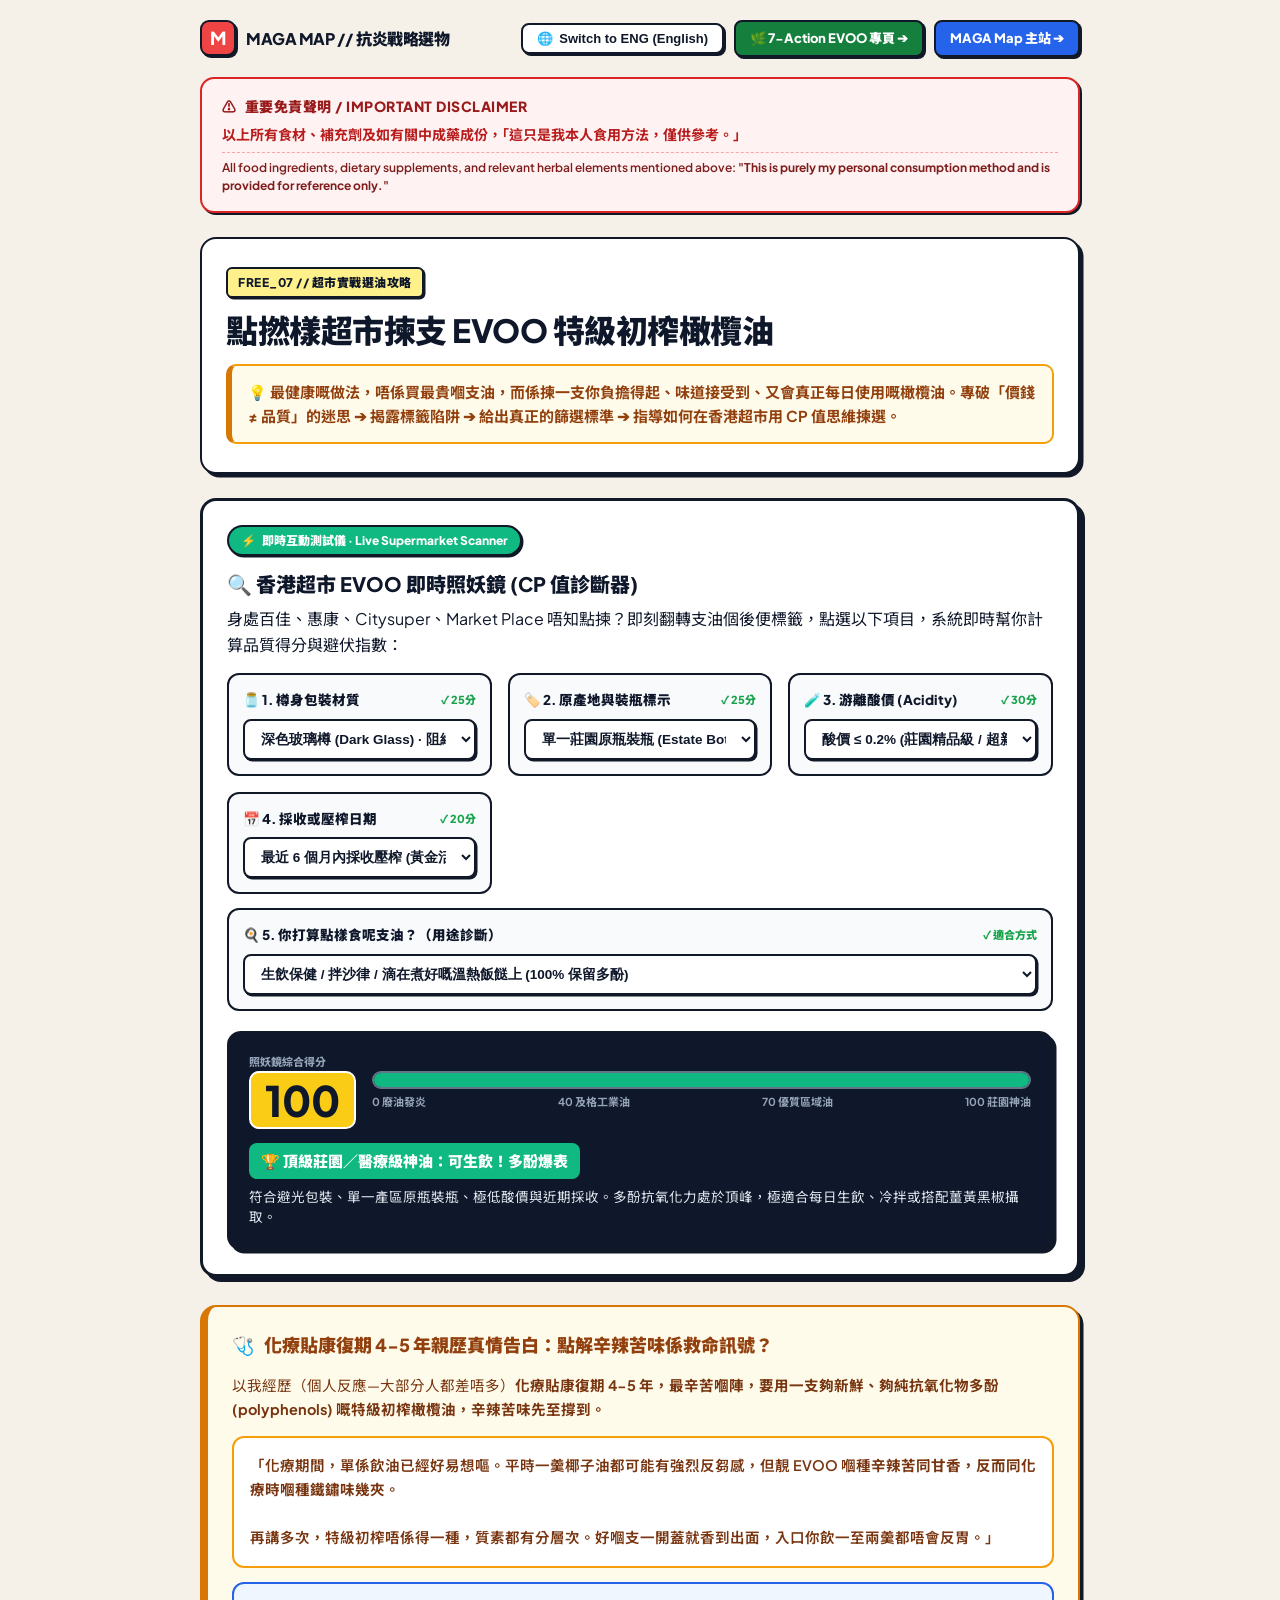
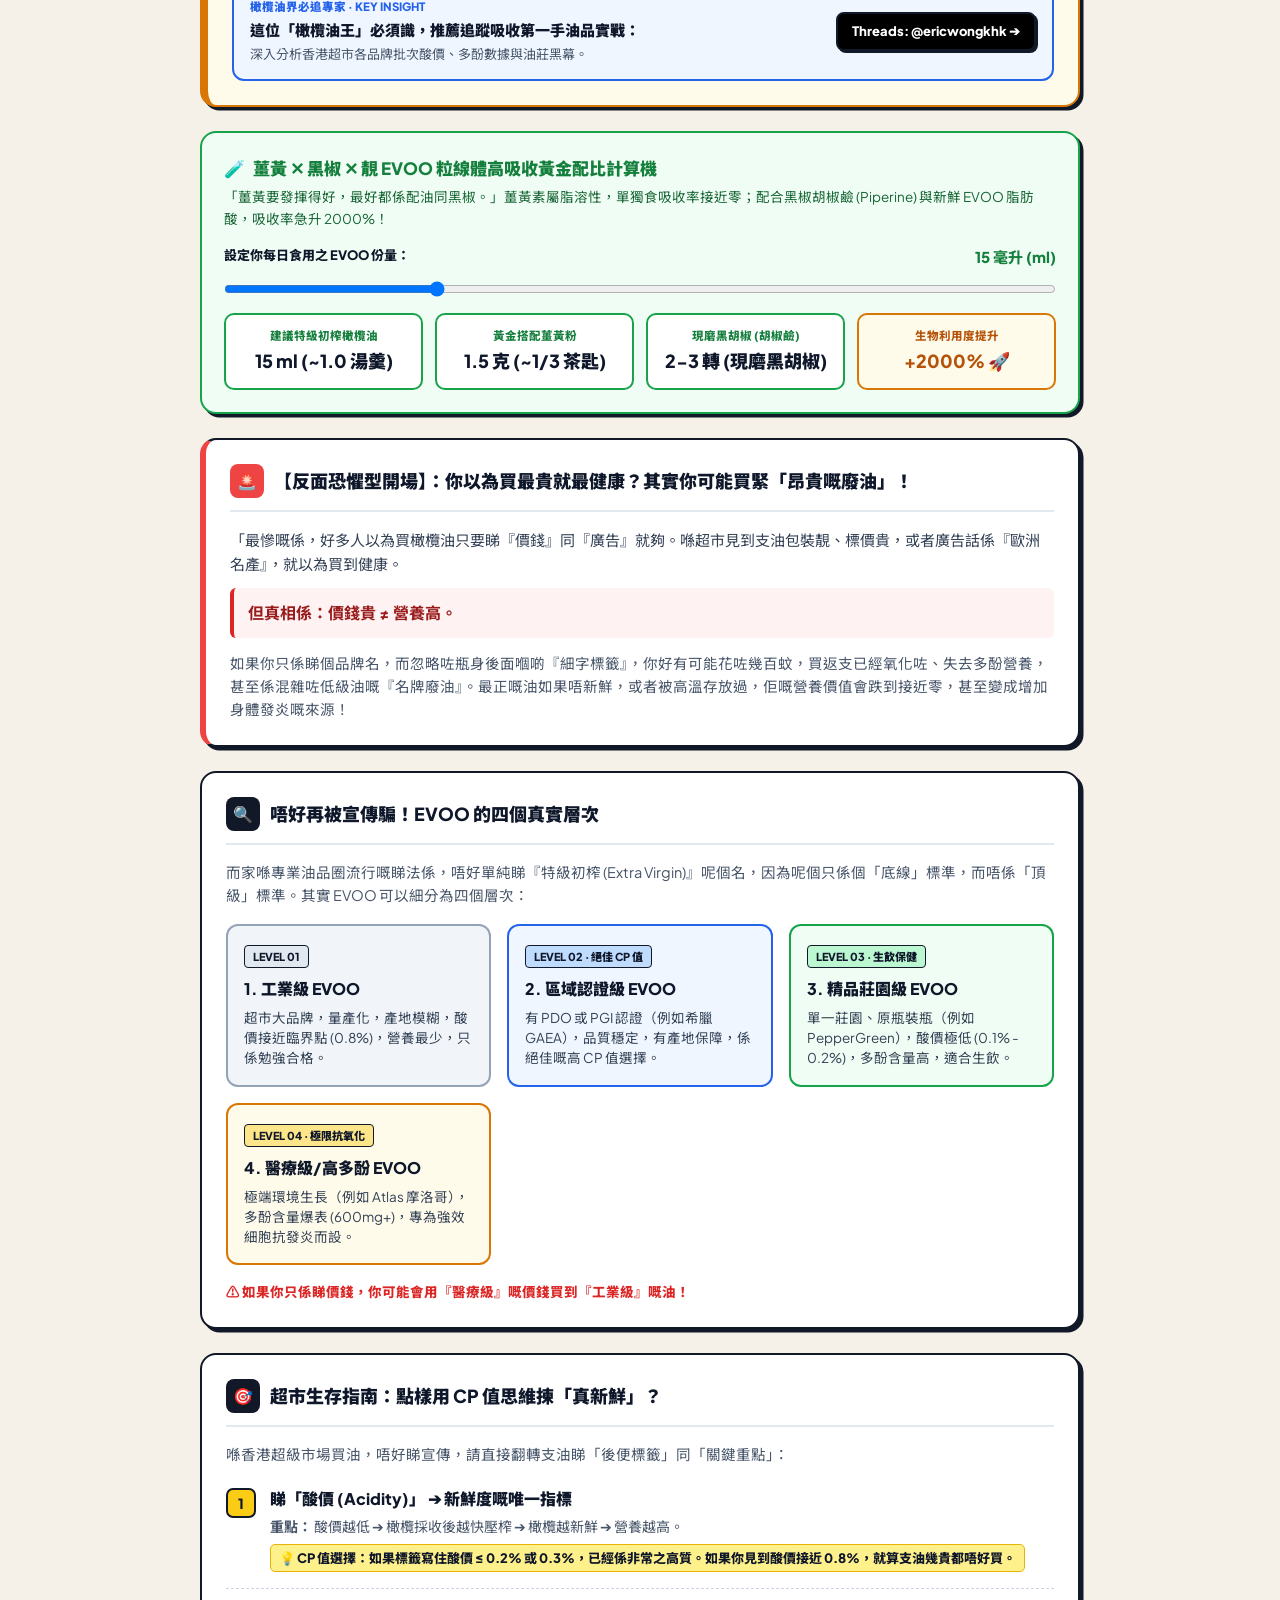
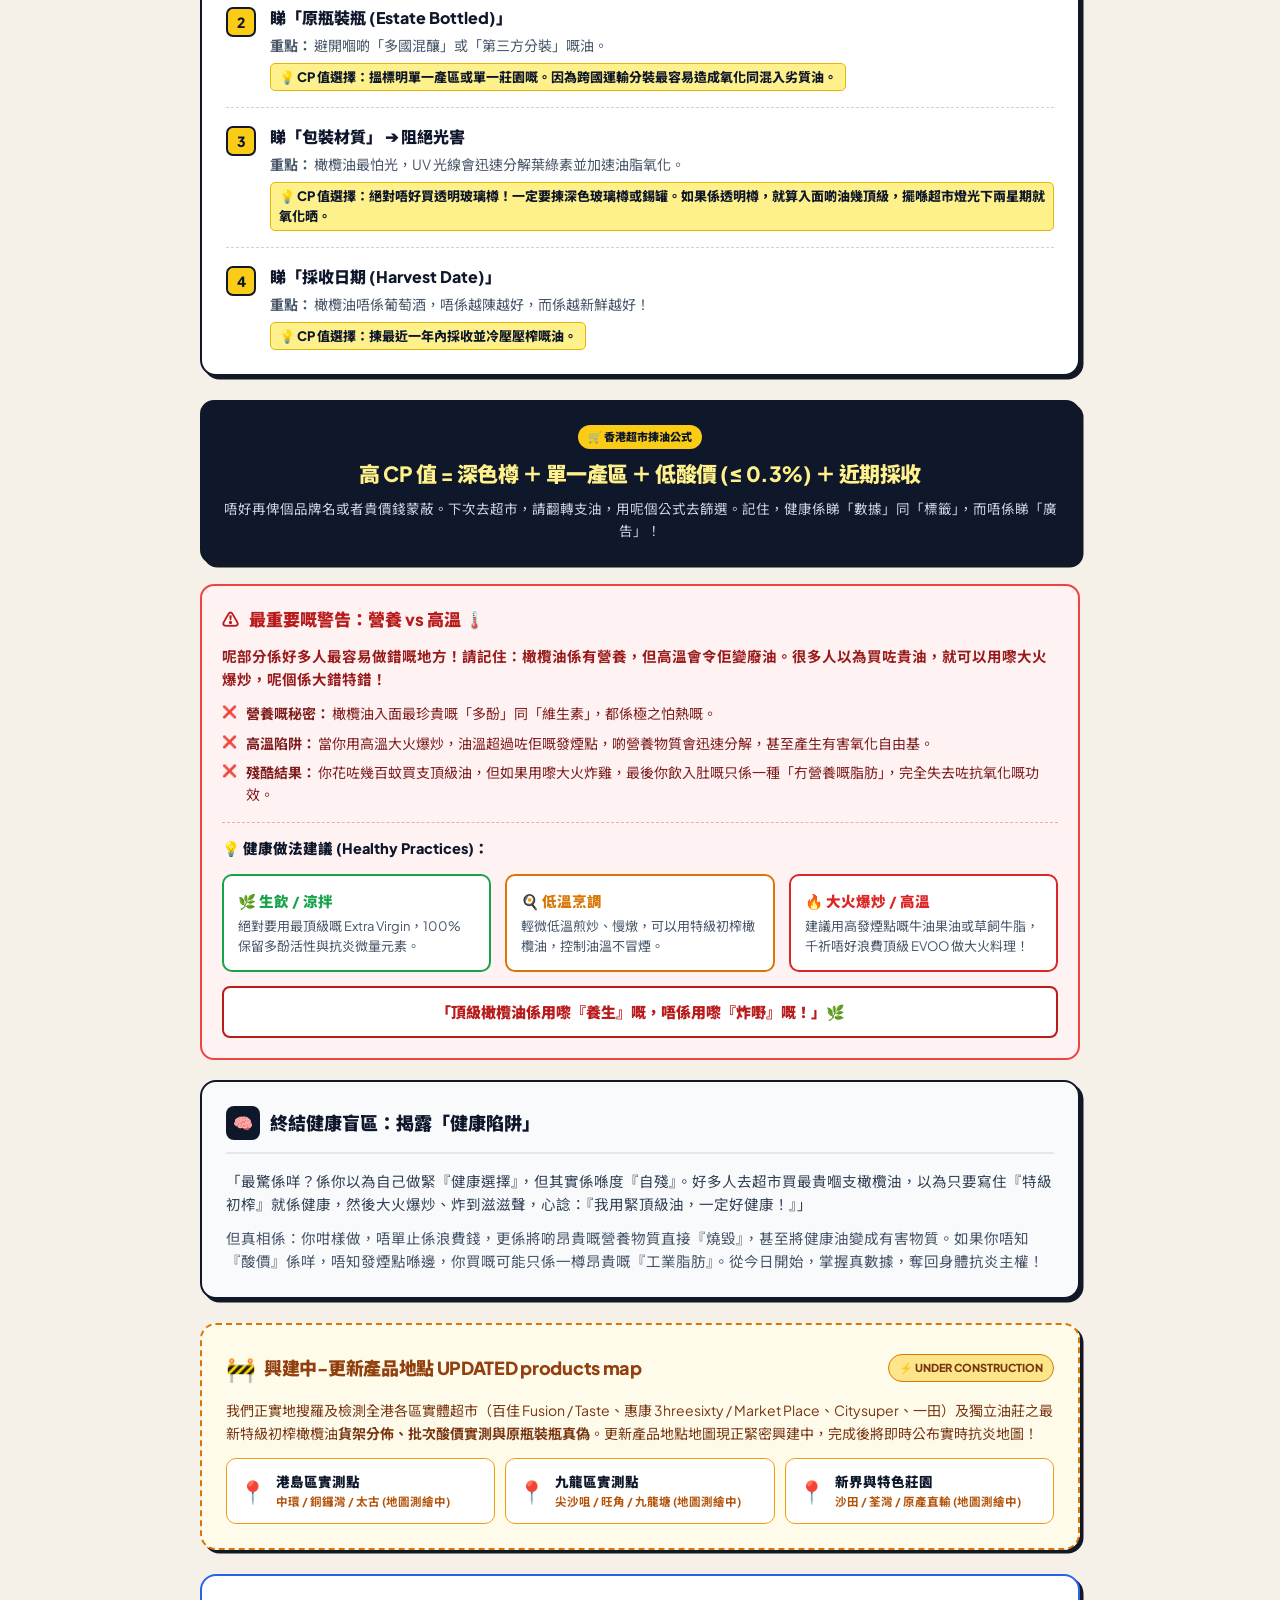
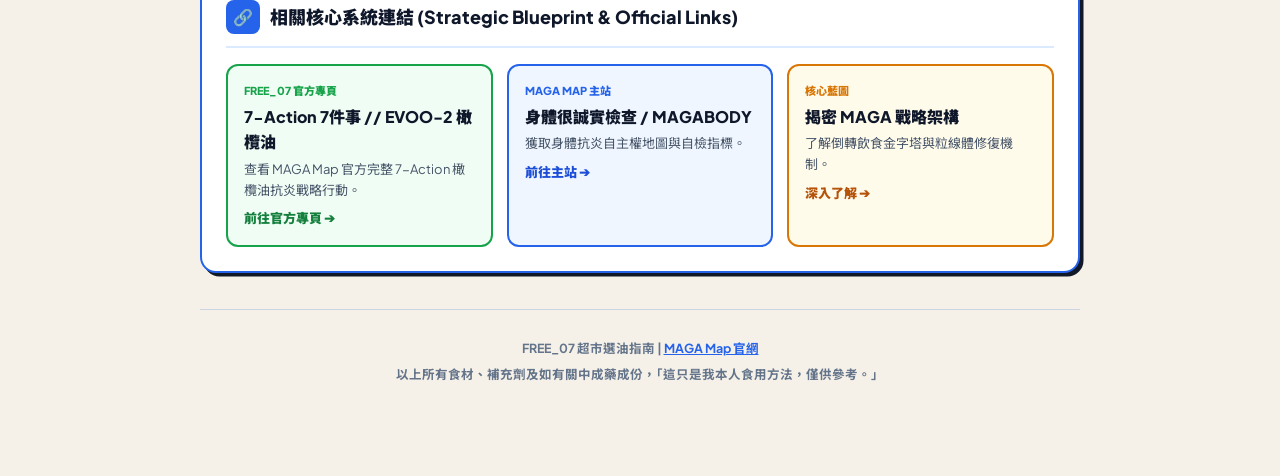
<file: public/evoo-guide.html>
<!DOCTYPE html>
<html lang="zh-HK">
<head>
  <meta charset="UTF-8">
  <meta name="viewport" content="width=device-width, initial-scale=1.0">
  <title>FREE_07 超市點揀EVOO | 特級初榨橄欖油即時照妖鏡與抗炎指南</title>
  <meta name="description" content="專破「價錢 ≠ 品質」迷思，揭露標籤陷阱與高溫烹調盲區。內建香港超市 EVOO 即時照妖鏡、CP 值診斷器、化療康復期生飲經驗與薑黃黑椒黃金配比。">
  <!-- Fonts -->
  <link rel="preconnect" href="https://fonts.googleapis.com">
  <link rel="preconnect" href="https://fonts.gstatic.com" crossorigin>
  <link href="https://fonts.googleapis.com/css2?family=Plus+Jakarta+Sans:wght@400;600;700;800;900&family=Noto+Sans+TC:wght@400;600;700;900&display=swap" rel="stylesheet">
  <style>
    :root {
      --bg: #F6F1E8;
      --card-bg: #FFFFFF;
      --text: #0F172A;
      --text-muted: #475569;
      --border: #111827;
      --brand-red: #EF4444;
      --brand-amber: #D97706;
      --brand-green: #15803D;
      --brand-blue: #2563EB;
      --shadow: 3.5px 3.5px 0px #111827;
      --shadow-sm: 2px 2px 0px #111827;
      --shadow-lg: 5px 5px 0px #111827;
    }

    * {
      box-sizing: border-box;
      margin: 0;
      padding: 0;
    }

    body {
      background-color: var(--bg);
      color: var(--text);
      font-family: 'Plus Jakarta Sans', 'Noto Sans TC', -apple-system, BlinkMacSystemFont, sans-serif;
      line-height: 1.6;
      padding: 20px 16px 80px;
    }

    .container {
      max-width: 880px;
      margin: 0 auto;
    }

    /* Top Navigation Bar */
    .top-nav {
      display: flex;
      justify-content: space-between;
      align-items: center;
      flex-wrap: wrap;
      gap: 12px;
      margin-bottom: 20px;
    }

    .nav-brand {
      display: flex;
      align-items: center;
      gap: 10px;
      text-decoration: none;
      color: var(--text);
    }

    .nav-logo {
      width: 36px;
      height: 36px;
      border-radius: 9px;
      background: var(--brand-red);
      border: 2px solid var(--border);
      box-shadow: var(--shadow-sm);
      display: flex;
      align-items: center;
      justify-content: center;
      color: #FFF;
      font-weight: 900;
      font-size: 18px;
    }

    .nav-title {
      font-weight: 900;
      font-size: 16px;
      letter-spacing: -0.5px;
    }

    .nav-actions {
      display: flex;
      align-items: center;
      gap: 10px;
    }

    .btn-eng {
      display: inline-flex;
      align-items: center;
      gap: 6px;
      background: #FFFFFF;
      border: 2.5px solid var(--border);
      box-shadow: var(--shadow-sm);
      padding: 6px 14px;
      border-radius: 8px;
      font-size: 13px;
      font-weight: 900;
      cursor: pointer;
      transition: all 0.15s ease;
      color: #0F172A;
    }

    .btn-eng:hover {
      background: #FEF08A;
      transform: translate(-1px, -1px);
      box-shadow: 3px 3px 0px var(--border);
    }

    .btn-portal {
      display: inline-flex;
      align-items: center;
      gap: 6px;
      background: #2563EB;
      color: #FFFFFF;
      text-decoration: none;
      border: 2.5px solid var(--border);
      box-shadow: var(--shadow-sm);
      padding: 6px 14px;
      border-radius: 8px;
      font-size: 13px;
      font-weight: 900;
      transition: all 0.15s ease;
    }

    .btn-portal:hover {
      background: #1D4ED8;
      transform: translate(-1px, -1px);
    }

    /* Disclaimer Banner */
    .disclaimer-banner {
      background: #FEF2F2;
      border: 2.5px solid #DC2626;
      border-radius: 14px;
      padding: 16px 20px;
      margin-bottom: 24px;
      box-shadow: var(--shadow-sm);
    }

    .disclaimer-title {
      font-weight: 900;
      color: #991B1B;
      font-size: 14px;
      display: flex;
      align-items: center;
      gap: 8px;
      text-transform: uppercase;
      letter-spacing: 0.5px;
      margin-bottom: 6px;
    }

    .disclaimer-text-zh {
      font-size: 14px;
      font-weight: 700;
      color: #B91C1C;
      line-height: 1.6;
    }

    .disclaimer-text-en {
      font-size: 12px;
      font-weight: 600;
      color: #7F1D1D;
      line-height: 1.5;
      margin-top: 6px;
      border-top: 1px dashed #FCA5A5;
      padding-top: 6px;
    }

    /* Header Card */
    .header-card {
      background: #FFFFFF;
      border: 2.5px solid var(--border);
      border-radius: 16px;
      box-shadow: var(--shadow);
      padding: 28px 24px;
      margin-bottom: 24px;
    }

    .tag-badge {
      display: inline-block;
      font-size: 12px;
      font-weight: 900;
      text-transform: uppercase;
      letter-spacing: 0.5px;
      background: #FEF08A;
      border: 2px solid var(--border);
      box-shadow: 1.5px 1.5px 0px var(--border);
      padding: 4px 10px;
      border-radius: 6px;
      margin-bottom: 12px;
    }

    h1 {
      font-size: clamp(22px, 4vw, 32px);
      font-weight: 900;
      line-height: 1.25;
      letter-spacing: -0.5px;
      margin-bottom: 14px;
      color: #0F172A;
    }

    .core-manifesto {
      background: #FFFBEB;
      border: 2px solid #F59E0B;
      border-left: 6px solid #D97706;
      border-radius: 10px;
      padding: 14px 16px;
      font-size: 15px;
      font-weight: 700;
      color: #92400E;
      line-height: 1.6;
    }

    /* Standard Cards */
    .card {
      background: var(--card-bg);
      border: 2.5px solid var(--border);
      border-radius: 16px;
      box-shadow: var(--shadow);
      padding: 24px;
      margin-bottom: 24px;
    }

    .card-title {
      display: flex;
      align-items: center;
      gap: 10px;
      font-size: 18px;
      font-weight: 900;
      color: var(--text);
      margin-bottom: 16px;
      padding-bottom: 12px;
      border-bottom: 2px solid #E2E8F0;
    }

    .card-title .icon-box {
      width: 34px;
      height: 34px;
      border-radius: 8px;
      background: #111827;
      color: #FFF;
      display: flex;
      align-items: center;
      justify-content: center;
      font-size: 16px;
      font-weight: 900;
      flex-shrink: 0;
    }

    /* ======================================================== */
    /* INNOVATIVE INTERACTIVE SECTION: SUPERMARKET SCANNER      */
    /* ======================================================== */
    .interactive-container {
      background: #FFFFFF;
      border: 3px solid #111827;
      border-radius: 16px;
      box-shadow: var(--shadow-lg);
      padding: 24px;
      margin-bottom: 28px;
      position: relative;
    }

    .interactive-badge {
      display: inline-flex;
      align-items: center;
      gap: 6px;
      background: #10B981;
      color: #FFFFFF;
      font-size: 12px;
      font-weight: 900;
      padding: 4px 12px;
      border-radius: 20px;
      border: 2px solid #111827;
      box-shadow: 1.5px 1.5px 0px #111827;
      margin-bottom: 12px;
    }

    .scanner-grid {
      display: grid;
      grid-template-columns: repeat(auto-fit, minmax(250px, 1fr));
      gap: 16px;
      margin-top: 16px;
    }

    .input-group {
      background: #F8FAFC;
      border: 2px solid #111827;
      border-radius: 12px;
      padding: 14px;
    }

    .input-label {
      font-size: 13.5px;
      font-weight: 900;
      color: #0F172A;
      margin-bottom: 8px;
      display: flex;
      align-items: center;
      justify-content: space-between;
    }

    .custom-select {
      width: 100%;
      padding: 10px 12px;
      border: 2px solid #111827;
      border-radius: 8px;
      background: #FFFFFF;
      font-size: 13.5px;
      font-weight: 700;
      color: #0F172A;
      cursor: pointer;
      outline: none;
      box-shadow: 1.5px 1.5px 0px #111827;
      transition: all 0.15s ease;
    }
    .custom-select:focus {
      border-color: #2563EB;
      box-shadow: 2.5px 2.5px 0px #2563EB;
    }

    /* Real-Time Live Result Box */
    .result-box {
      margin-top: 20px;
      background: #0F172A;
      color: #FFFFFF;
      border: 2.5px solid #111827;
      border-radius: 14px;
      padding: 20px;
      box-shadow: var(--shadow);
    }

    .score-meter-wrap {
      display: flex;
      align-items: center;
      gap: 16px;
      margin-bottom: 14px;
      flex-wrap: wrap;
    }

    .score-number {
      font-size: 42px;
      font-weight: 900;
      line-height: 1;
      padding: 6px 14px;
      border-radius: 10px;
      background: #FACC15;
      color: #0F172A;
      border: 2px solid #FFFFFF;
      min-width: 90px;
      text-align: center;
    }

    .score-bar-bg {
      flex: 1;
      min-width: 180px;
      height: 18px;
      background: #334155;
      border: 2px solid #64748B;
      border-radius: 10px;
      overflow: hidden;
      position: relative;
    }

    .score-bar-fill {
      height: 100%;
      width: 50%;
      background: #10B981;
      transition: width 0.3s cubic-bezier(0.4, 0, 0.2, 1), background-color 0.3s ease;
    }

    .verdict-tag {
      font-size: 15px;
      font-weight: 900;
      padding: 6px 12px;
      border-radius: 8px;
      display: inline-block;
      margin-bottom: 8px;
    }

    .verdict-desc {
      font-size: 13.5px;
      line-height: 1.55;
      color: #E2E8F0;
    }

    /* Critical Heat Alarm inside Interactive Tool */
    .heat-alarm-box {
      display: none;
      margin-top: 14px;
      background: #FEF2F2;
      border: 2px solid #EF4444;
      border-radius: 10px;
      padding: 12px 14px;
      color: #991B1B;
      font-weight: 800;
      font-size: 13px;
      animation: pulse 1.5s infinite;
    }
    @keyframes pulse {
      0%, 100% { opacity: 1; transform: scale(1); }
      50% { opacity: 0.96; transform: scale(1.005); }
    }

    /* ======================================================== */
    /* CHEMOTHERAPY PERSONAL RECOVERY STORY CARD                */
    /* ======================================================== */
    .recovery-story-card {
      background: #FFFBEB;
      border: 2.5px solid #D97706;
      border-left: 8px solid #D97706;
      border-radius: 16px;
      padding: 24px;
      margin-bottom: 24px;
      box-shadow: var(--shadow);
    }

    .recovery-story-title {
      display: flex;
      align-items: center;
      gap: 10px;
      font-size: 18px;
      font-weight: 900;
      color: #92400E;
      margin-bottom: 14px;
    }

    .quote-box {
      background: #FFFFFF;
      border: 2px solid #F59E0B;
      border-radius: 12px;
      padding: 16px;
      margin: 14px 0;
      font-size: 14.5px;
      color: #78350F;
      line-height: 1.65;
      font-weight: 600;
    }

    .oil-expert-card {
      background: #EFF6FF;
      border: 2px solid #2563EB;
      border-radius: 12px;
      padding: 14px 16px;
      display: flex;
      justify-content: space-between;
      align-items: center;
      flex-wrap: wrap;
      gap: 10px;
      margin-top: 14px;
    }

    .btn-threads {
      display: inline-flex;
      align-items: center;
      gap: 6px;
      background: #000000;
      color: #FFFFFF;
      font-size: 13px;
      font-weight: 900;
      padding: 7px 14px;
      border-radius: 8px;
      border: 2px solid #111827;
      box-shadow: 2px 2px 0px #111827;
      text-decoration: none;
      transition: all 0.15s ease;
    }
    .btn-threads:hover {
      background: #334155;
      transform: translate(-1px, -1px);
    }

    /* Interactive Golden Ratio Calculator */
    .golden-ratio-card {
      background: #F0FDF4;
      border: 2.5px solid #16A34A;
      border-radius: 16px;
      padding: 22px;
      margin-bottom: 24px;
      box-shadow: var(--shadow);
    }

    .slider-wrap {
      margin: 16px 0 10px;
    }

    input[type=range] {
      width: 100%;
      height: 10px;
      border-radius: 5px;
      background: #CBD5E1;
      outline: none;
      border: 2px solid #111827;
      cursor: pointer;
    }

    .calc-metrics {
      display: grid;
      grid-template-columns: repeat(auto-fit, minmax(180px, 1fr));
      gap: 12px;
      margin-top: 12px;
    }

    .metric-pill {
      background: #FFFFFF;
      border: 2px solid #16A34A;
      border-radius: 10px;
      padding: 12px;
      text-align: center;
    }
    .metric-pill .label {
      font-size: 11.5px;
      font-weight: 800;
      color: #15803D;
      text-transform: uppercase;
    }
    .metric-pill .value {
      font-size: 18px;
      font-weight: 900;
      color: #0F172A;
      margin-top: 2px;
    }

    /* 4 Tiers Grid */
    .tier-grid {
      display: grid;
      grid-template-columns: repeat(auto-fit, minmax(240px, 1fr));
      gap: 16px;
      margin: 16px 0;
    }

    .tier-box {
      border: 2px solid var(--border);
      border-radius: 12px;
      padding: 16px;
      background: #F8FAFC;
    }

    .tier-box.tier-1 { border-color: #94A3B8; background: #F1F5F9; }
    .tier-box.tier-2 { border-color: #2563EB; background: #EFF6FF; }
    .tier-box.tier-3 { border-color: #16A34A; background: #F0FDF4; }
    .tier-box.tier-4 { border-color: #D97706; background: #FFFBEB; }

    .tier-badge {
      font-size: 11px;
      font-weight: 900;
      text-transform: uppercase;
      padding: 2px 8px;
      border-radius: 4px;
      border: 1.5px solid var(--border);
      display: inline-block;
      margin-bottom: 8px;
    }

    .tier-name {
      font-size: 16px;
      font-weight: 900;
      margin-bottom: 6px;
      color: #0F172A;
    }

    .tier-desc {
      font-size: 13.5px;
      color: #334155;
      line-height: 1.5;
    }

    /* Checklist Guidelines */
    .rule-item {
      display: flex;
      gap: 14px;
      margin-bottom: 16px;
      padding-bottom: 16px;
      border-bottom: 1px dashed #CBD5E1;
    }
    .rule-item:last-child {
      margin-bottom: 0;
      padding-bottom: 0;
      border-bottom: none;
    }

    .rule-num {
      width: 30px;
      height: 30px;
      border-radius: 7px;
      background: #FACC15;
      border: 2px solid var(--border);
      display: flex;
      align-items: center;
      justify-content: center;
      font-weight: 900;
      font-size: 14px;
      flex-shrink: 0;
      margin-top: 2px;
    }

    .rule-content h3 {
      font-size: 16px;
      font-weight: 900;
      color: #0F172A;
      margin-bottom: 4px;
    }

    .rule-content p {
      font-size: 14px;
      color: #475569;
      line-height: 1.55;
    }

    .cp-highlight {
      display: inline-block;
      background: #FEF08A;
      padding: 3px 8px;
      font-weight: 800;
      border-radius: 5px;
      color: #0F172A;
      margin-top: 6px;
      font-size: 13px;
      border: 1px solid #EAB308;
    }

    /* Formula Banner */
    .formula-card {
      background: #0F172A;
      color: #FFFFFF;
      border: 2.5px solid var(--border);
      border-radius: 14px;
      padding: 20px;
      box-shadow: var(--shadow);
      margin: 20px 0;
      text-align: center;
    }

    .formula-badge {
      font-size: 11px;
      font-weight: 900;
      text-transform: uppercase;
      background: #FACC15;
      color: #0F172A;
      padding: 3px 10px;
      border-radius: 20px;
      display: inline-block;
      margin-bottom: 10px;
    }

    .formula-text {
      font-size: clamp(16px, 3.2vw, 21px);
      font-weight: 900;
      letter-spacing: -0.5px;
      color: #FEF08A;
      line-height: 1.4;
    }

    /* Warning Box */
    .warning-card {
      background: #FEF2F2;
      border: 2.5px solid #EF4444;
      border-radius: 14px;
      padding: 20px;
      margin: 20px 0;
    }

    .warning-header {
      display: flex;
      align-items: center;
      gap: 10px;
      font-size: 17px;
      font-weight: 900;
      color: #B91C1C;
      margin-bottom: 12px;
    }

    .warning-points {
      list-style: none;
    }
    .warning-points li {
      position: relative;
      padding-left: 24px;
      margin-bottom: 8px;
      font-size: 14px;
      color: #7F1D1D;
      line-height: 1.55;
    }
    .warning-points li::before {
      content: '❌';
      position: absolute;
      left: 0;
      top: 0;
      font-size: 12px;
    }

    /* Action Grid */
    .action-grid {
      display: grid;
      grid-template-columns: repeat(auto-fit, minmax(230px, 1fr));
      gap: 14px;
      margin-top: 14px;
    }

    .action-item {
      border: 2px solid var(--border);
      border-radius: 10px;
      padding: 14px;
      background: #FFFFFF;
    }

    .action-item h4 {
      font-size: 14.5px;
      font-weight: 900;
      margin-bottom: 4px;
      color: #0F172A;
    }

    .action-item p {
      font-size: 13px;
      color: #475569;
      line-height: 1.5;
    }

    /* Footer */
    .footer {
      text-align: center;
      padding: 28px 16px 12px;
      font-size: 12.5px;
      color: #64748B;
      font-weight: 700;
      border-top: 1px solid #CBD5E1;
      margin-top: 36px;
    }

    .footer a {
      color: #2563EB;
      text-decoration: underline;
    }

    /* Language switching mechanism */
    .content-en { display: none; }
    body.is-en .content-zh { display: none; }
    body.is-en .content-en { display: block; }

    @media print {
      body { background: #FFFFFF; padding: 0; }
      .card, .header-card, .formula-card, .interactive-container { box-shadow: none; border-width: 1px; }
      .btn-eng, .btn-portal { display: none; }
    }
  </style>
</head>
<body>

  <div class="container">
    <!-- Top Navigation -->
    <div class="top-nav">
      <a href="https://sites.google.com/view/magamap/" target="_blank" rel="noopener noreferrer" class="nav-brand">
        <div class="nav-logo">M</div>
        <div class="nav-title">MAGA MAP // 抗炎戰略選物</div>
      </a>
      <div class="nav-actions">
        <!-- ENG / 廣東話 Language Switcher Button -->
        <button id="langToggleBtn" class="btn-eng" onclick="toggleLanguage()">
          <span>🌐</span>
          <span id="langBtnText">Switch to ENG (English)</span>
        </button>
        <a href="https://sites.google.com/view/magamap/7-action-7%E4%BB%B6%E4%BA%8B/evoo-2-%E6%A9%84%E6%AC%96%E6%B2%B9" target="_blank" rel="noopener noreferrer" class="btn-portal" style="background: #15803D;">
          <span>🌿 7-Action EVOO 專頁 ➔</span>
        </a>
        <a href="https://sites.google.com/view/magamap/%E8%BA%AB%E9%AB%94%E5%BE%88%E8%AA%A0%E5%AF%A6%E6%AA%A2%E6%9F%A5/magabody" target="_blank" rel="noopener noreferrer" class="btn-portal">
          <span>MAGA Map 主站 ➔</span>
        </a>
      </div>
    </div>

    <!-- 重要免責聲明 / Important Disclaimer (Exact requested wording) -->
    <div class="disclaimer-banner">
      <div class="disclaimer-title">
        <span>⚠️</span>
        <span>重要免責聲明 / Important Disclaimer</span>
      </div>
      <div class="disclaimer-text-zh">
        以上所有食材、補充劑及如有關中成藥成份，<strong>「這只是我本人食用方法，僅供參考。」</strong>
      </div>
      <div class="disclaimer-text-en">
        All food ingredients, dietary supplements, and relevant herbal elements mentioned above: <strong>"This is purely my personal consumption method and is provided for reference only."</strong>
      </div>
    </div>

    <!-- ======================================================== -->
    <!-- CHINESE / CANTONESE EDITION (地道廣東話版) -->
    <!-- ======================================================== -->
    <div class="content-zh">
      
      <!-- Header Card -->
      <div class="header-card">
        <div class="tag-badge">FREE_07 // 超市實戰選油攻略</div>
        <h1>點撚樣超市揀支 EVOO 特級初榨橄欖油</h1>
        <div class="core-manifesto">
          💡 最健康嘅做法，唔係買最貴嗰支油，而係揀一支你負擔得起、味道接受到、又會真正每日使用嘅橄欖油。專破「價錢 ≠ 品質」的迷思 ➔ 揭露標籤陷阱 ➔ 給出真正的篩選標準 ➔ 指導如何在香港超市用 CP 值思維揀選。
        </div>
      </div>

      <!-- ======================================================== -->
      <!-- 創新 INTERACTIVE TOOL 01: 香港超市 EVOO 即時照妖鏡       -->
      <!-- ======================================================== -->
      <div class="interactive-container">
        <div class="interactive-badge">
          <span>⚡</span>
          <span>即時互動測試儀 · Live Supermarket Scanner</span>
        </div>
        <h2 style="font-size: 20px; font-weight: 900; margin-bottom: 6px; color: #0F172A;">
          🔍 香港超市 EVOO 即時照妖鏡 (CP 值診斷器)
        </h2>
        <p style话font-size: 13.5px; color: #475569; margin-bottom: 16px;">
          身處百佳、惠康、Citysuper、Market Place 唔知點揀？即刻翻轉支油個後便標籤，點選以下項目，系統即時幫你計算品質得分與避伏指數：
        </p>

        <div class="scanner-grid">
          <!-- 1. 樽身包裝 -->
          <div class="input-group">
            <label class="input-label" for="optBottle">
              <span>🫙 1. 樽身包裝材質</span>
              <span id="badgeBottle" style="font-size: 11px; color: #16A34A; font-weight: 900;">+25分</span>
            </label>
            <select id="optBottle" class="custom-select" onchange="calculateScore()">
              <option value="dark_glass">深色玻璃樽 (Dark Glass) · 阻絕光害</option>
              <option value="tin_can">避光鐵罐 / 錫罐 (Tin Can) · 100% 遮光</option>
              <option value="clear_glass">透明玻璃樽 (Clear Glass) · 嚴重光害氧化</option>
              <option value="plastic">塑膠透明樽 (Plastic) · 微塑膠及油脂溶出高危</option>
            </select>
          </div>

          <!-- 2. 原產與裝瓶 -->
          <div class="input-group">
            <label class="input-label" for="optOrigin">
              <span>🏷️ 2. 原產地與裝瓶標示</span>
              <span id="badgeOrigin" style="font-size: 11px; color: #16A34A; font-weight: 900;">+25分</span>
            </label>
            <select id="optOrigin" class="custom-select" onchange="calculateScore()">
              <option value="single_estate">單一莊園原瓶裝瓶 (Estate Bottled)</option>
              <option value="pdo_pgi">歐盟 PDO / PGI 原產地法定保護認證</option>
              <option value="single_country">單一國家產區 (Single Country: 希臘/意大利/西班牙)</option>
              <option value="eu_blend">多國混釀 (Blended from EU & Non-EU) · 混油高危</option>
              <option value="vague">產地標示模糊 (僅寫 Packed in / 分裝)</option>
            </select>
          </div>

          <!-- 3. 酸價指標 -->
          <div class="input-group">
            <label class="input-label" for="optAcidity">
              <span>🧪 3. 游離酸價 (Acidity)</span>
              <span id="badgeAcidity" style="font-size: 11px; color: #16A34A; font-weight: 900;">+30分</span>
            </label>
            <select id="optAcidity" class="custom-select" onchange="calculateScore()">
              <option value="acid_02">酸價 ≤ 0.2% (莊園精品級 / 超新鮮)</option>
              <option value="acid_03">酸價 0.3% - 0.5% (優良新鮮度)</option>
              <option value="acid_08">酸價接近 0.8% (國際法定合格底線 / 營養普通)</option>
              <option value="acid_none">標籤完全冇寫酸價 (避重就輕)</option>
            </select>
          </div>

          <!-- 4. 採收日期 -->
          <div class="input-group">
            <label class="input-label" for="optHarvest">
              <span>📅 4. 採收或壓榨日期</span>
              <span id="badgeHarvest" style="font-size: 11px; color: #16A34A; font-weight: 900;">+20分</span>
            </label>
            <select id="optHarvest" class="custom-select" onchange="calculateScore()">
              <option value="harvest_6m">最近 6 個月內採收壓榨 (黃金活力期)</option>
              <option value="harvest_1y">1 年內採收壓榨 (良好新鮮度)</option>
              <option value="harvest_old">採收超過 1 - 2 年 (多酚大幅衰退)</option>
              <option value="harvest_none">只有最佳食用期，冇採收日期 (通常陳年混油)</option>
            </select>
          </div>
        </div>

        <!-- 5. 烹調用途（觸發高溫警報器） -->
        <div style="margin-top: 14px;">
          <div class="input-group">
            <label class="input-label" for="optUsage">
              <span>🍳 5. 你打算點樣食呢支油？（用途診斷）</span>
              <span id="badgeUsage" style="font-size: 11px; color: #16A34A; font-weight: 900;">安全用途</span>
            </label>
            <select id="optUsage" class="custom-select" onchange="calculateScore()">
              <option value="raw">生飲保健 / 拌沙律 / 滴在煮好嘅溫熱飯餸上 (100% 保留多酚)</option>
              <option value="gentle">溫和低溫煎炒 / 慢火煮湯 (不冒煙)</option>
              <option value="high_heat">🚨 大火爆炒 / 高溫油炸 (高溫危險動作！)</option>
            </select>
          </div>
        </div>

        <!-- 高溫警報條 -->
        <div id="heatAlarm" class="heat-alarm-box">
          🔥 <strong>【高溫自殘警報】</strong> 你揀咗「大火爆炒 / 高溫油炸」！特級初榨橄欖油內最珍貴嘅「多酚」與維生素極度怕熱。高溫會迅速超過發煙點，令昂貴嘅抗氧化物直接被「燒毀」並產生氧化自由基與反式脂肪！請將頂級 EVOO 留返生飲，大火料理請轉用<strong>牛油果油 (Avocado Oil)</strong> 或 <strong>草飼牛脂</strong>！
        </div>

        <!-- 即時評分結果 -->
        <div class="result-box">
          <div class="score-meter-wrap">
            <div>
              <div style="font-size: 11px; font-weight: 800; color: #94A3B8; text-transform: uppercase;">照妖鏡綜合得分</div>
              <div id="liveScoreNum" class="score-number">100</div>
            </div>
            <div style="flex: 1;">
              <div class="score-bar-bg">
                <div id="liveScoreBar" class="score-bar-fill" style="width: 100%;"></div>
              </div>
              <div style="display: flex; justify-content: space-between; font-size: 11px; color: #94A3B8; margin-top: 4px; font-weight: 700;">
                <span>0 廢油發炎</span>
                <span>40 及格工業油</span>
                <span>70 優質區域油</span>
                <span>100 莊園神油</span>
              </div>
            </div>
          </div>

          <div id="verdictTag" class="verdict-tag" style="background: #10B981; color: #FFFFFF;">
            🏆 頂級莊園／醫療級神油：可生飲！多酚爆表
          </div>
          <p id="verdictDesc" class="verdict-desc">
            符合避光包裝、單一產區原瓶裝瓶、極低酸價與近期採收。多酚抗氧化力處於頂峰，極適合每日生飲、冷拌或搭配薑黃黑椒攝取。
          </p>
        </div>
      </div>

      <!-- ======================================================== -->
      <!-- 化療 4-5 年康復期親身經歷真情告白 (Personal Experience)   -->
      <!-- ======================================================== -->
      <div class="recovery-story-card">
        <div class="recovery-story-title">
          <span>🩺</span>
          <span>化療貼康復期 4-5 年親歷真情告白：點解辛辣苦味係救命訊號？</span>
        </div>
        
        <p style="font-size: 14.5px; color: #78350F; line-height: 1.65;">
          以我經歷（個人反應—大部分人都差唔多）<strong>化療貼康復期 4-5 年，最辛苦嗰陣，要用一支夠新鮮、夠純抗氧化物多酚 (polyphenols) 嘅特級初榨橄欖油，辛辣苦味先至撐到。</strong>
        </p>

        <div class="quote-box">
          「化療期間，單係飲油已經好易想嘔。平時一羹椰子油都可能有強烈反芻感，但靚 EVOO 嗰種<strong>辛辣苦同甘香，反而同化療時嗰種鐵鏽味幾夾</strong>。<br><br>
          再講多次，特級初榨唔係得一種，質素都有分層次。好嗰支一開蓋就香到出面，入口你飲一至兩羹都唔會反胃。」
        </div>

        <div class="oil-expert-card">
          <div>
            <div style="font-size: 11.5px; font-weight: 900; color: #2563EB; text-transform: uppercase;">橄欖油界必追專家 · Key Insight</div>
            <div style="font-size: 15px; font-weight: 900; color: #0F172A; margin-top: 2px;">
              這位「橄欖油王」必須識，推薦追蹤吸收第一手油品實戰：
            </div>
            <div style="font-size: 13px; color: #475569; margin-top: 2px;">
              深入分析香港超市各品牌批次酸價、多酚數據與油莊黑幕。
            </div>
          </div>
          <a href="https://threads.com/ericwongkhk" target="_blank" rel="noopener noreferrer" class="btn-threads">
            <span>Threads: @ericwongkhk ➔</span>
          </a>
        </div>
      </div>

      <!-- ======================================================== -->
      <!-- 創新 INTERACTIVE TOOL 02: 薑黃 ✕ 黑椒 ✕ 靚油 吸收計算機  -->
      <!-- ======================================================== -->
      <div class="golden-ratio-card">
        <div style="display: flex; align-items: center; gap: 8px; font-size: 17px; font-weight: 900; color: #15803D;">
          <span>🧪</span>
          <span>薑黃 ✕ 黑椒 ✕ 靚 EVOO 粒線體高吸收黃金配比計算機</span>
        </div>
        <p style="font-size: 13.5px; color: #166534; margin-top: 4px;">
          「薑黃要發揮得好，最好都係配油同黑椒。」薑黃素屬脂溶性，單獨食吸收率接近零；配合黑椒胡椒鹼 (Piperine) 與新鮮 EVOO 脂肪酸，吸收率急升 2000%！
        </p>

        <div class="slider-wrap">
          <div style="display: flex; justify-content: space-between; font-size: 13px; font-weight: 800; color: #0F172A; margin-bottom: 6px;">
            <span>設定你每日食用之 EVOO 份量：</span>
            <span id="sliderValueText" style="color: #15803D; font-size: 15px;">15 毫升 (約 1 湯羹)</span>
          </div>
          <input id="oilSlider" type="range" min="5" max="45" value="15" step="5" oninput="updateCurcuminCalc()">
        </div>

        <div class="calc-metrics">
          <div class="metric-pill">
            <div class="label">建議特級初榨橄欖油</div>
            <div id="metricOil" class="value">15 ml (1 羹)</div>
          </div>
          <div class="metric-pill">
            <div class="label">黃金搭配薑黃粉</div>
            <div id="metricTurmeric" class="value">1.5 克 (~1/3 茶匙)</div>
          </div>
          <div class="metric-pill">
            <div class="label">現磨黑胡椒 (胡椒鹼)</div>
            <div id="metricPepper" class="value">2-3 轉 (微量現磨)</div>
          </div>
          <div class="metric-pill" style="border-color: #D97706; background: #FFFBEB;">
            <div class="label" style="color: #B45309;">生物利用度提升</div>
            <div class="value" style="color: #B45309;">+2000% 🚀</div>
          </div>
        </div>
      </div>

      <!-- 反面恐懼型開場 -->
      <div class="card" style="border-left: 6px solid #EF4444;">
        <div class="card-title">
          <div class="icon-box" style="background: #EF4444;">🚨</div>
          <span>【反面恐懼型開場】：你以為買最貴就最健康？其實你可能買緊「昂貴嘅廢油」！</span>
        </div>
        <p style="font-size: 15px; color: #334155; margin-bottom: 12px;">
          「最慘嘅係，好多人以為買橄欖油只要睇『價錢』同『廣告』就夠。喺超市見到支油包裝靚、標價貴，或者廣告話係『歐洲名產』，就以為買到健康。
        </p>
        <div style="background: #FEF2F2; border-left: 4px solid #DC2626; padding: 12px 14px; border-radius: 6px; margin-bottom: 14px;">
          <strong style="color: #991B1B; font-size: 16px;">但真相係：價錢貴 ≠ 營養高。</strong>
        </div>
        <p style="font-size: 14.5px; color: #475569; line-height: 1.6;">
          如果你只係睇個品牌名，而忽略咗瓶身後面嗰啲『細字標籤』，你好有可能花咗幾百蚊，買返支已經氧化咗、失去多酚營養，甚至係混雜咗低級油嘅『名牌廢油』。最正嘅油如果唔新鮮，或者被高溫存放過，佢嘅營養價值會跌到接近零，甚至變成增加身體發炎嘅來源！
        </p>
      </div>

      <!-- EVOO 四大層次 -->
      <div class="card">
        <div class="card-title">
          <div class="icon-box">🔍</div>
          <span>唔好再被宣傳騙！EVOO 的四個真實層次</span>
        </div>
        <p style="font-size: 14.5px; color: #475569; margin-bottom: 16px;">
          而家喺專業油品圈流行嘅睇法係，唔好單純睇『特級初榨 (Extra Virgin)』呢個名，因為呢個只係個「底線」標準，而唔係「頂級」標準。其實 EVOO 可以細分為四個層次：
        </p>
        <div class="tier-grid">
          <div class="tier-box tier-1">
            <span class="tier-badge" style="background: #E2E8F0;">LEVEL 01</span>
            <div class="tier-name">1. 工業級 EVOO</div>
            <p class="tier-desc">超市大品牌，量產化，產地模糊，酸價接近臨界點 (0.8%)，營養最少，只係勉強合格。</p>
          </div>
          <div class="tier-box tier-2">
            <span class="tier-badge" style="background: #BFDBFE;">LEVEL 02 · 絕佳 CP 值</span>
            <div class="tier-name">2. 區域認證級 EVOO</div>
            <p class="tier-desc">有 PDO 或 PGI 認證（例如希臘 GAEA），品質穩定，有產地保障，係絕佳嘅高 CP 值選擇。</p>
          </div>
          <div class="tier-box tier-3">
            <span class="tier-badge" style="background: #BBF7D0;">LEVEL 03 · 生飲保健</span>
            <div class="tier-name">3. 精品莊園級 EVOO</div>
            <p class="tier-desc">單一莊園、原瓶裝瓶（例如 PepperGreen），酸價極低 (0.1% - 0.2%)，多酚含量高，適合生飲。</p>
          </div>
          <div class="tier-box tier-4">
            <span class="tier-badge" style="background: #FDE68A;">LEVEL 04 · 極限抗氧化</span>
            <div class="tier-name">4. 醫療級/高多酚 EVOO</div>
            <p class="tier-desc">極端環境生長（例如 Atlas 摩洛哥），多酚含量爆表 (600mg+)，專為強效細胞抗發炎而設。</p>
          </div>
        </div>
        <div style="font-size: 13.5px; font-weight: 800; color: #DC2626; margin-top: 10px;">
          ⚠️ 如果你只係睇價錢，你可能會用『醫療級』嘅價錢買到『工業級』嘅油！
        </div>
      </div>

      <!-- 超市生存指南 4 大重點 -->
      <div class="card">
        <div class="card-title">
          <div class="icon-box">🎯</div>
          <span>超市生存指南：點樣用 CP 值思維揀「真新鮮」？</span>
        </div>
        <p style="font-size: 14.5px; color: #475569; margin-bottom: 20px;">
          喺香港超級市場買油，唔好睇宣傳，請直接翻轉支油睇「後便標籤」同「關鍵重點」：
        </p>

        <div class="rule-item">
          <div class="rule-num">1</div>
          <div class="rule-content">
            <h3>睇「酸價 (Acidity)」 ➔ 新鮮度嘅唯一指標</h3>
            <p><strong>重點：</strong> 酸價越低 ➔ 橄欖採收後越快壓榨 ➔ 橄欖越新鮮 ➔ 營養越高。</p>
            <div class="cp-highlight">
              💡 CP 值選擇：如果標籤寫住酸價 ≤ 0.2% 或 0.3%，已經係非常之高質。如果你見到酸價接近 0.8%，就算支油幾貴都唔好買。
            </div>
          </div>
        </div>

        <div class="rule-item">
          <div class="rule-num">2</div>
          <div class="rule-content">
            <h3>睇「原瓶裝瓶 (Estate Bottled)」</h3>
            <p><strong>重點：</strong> 避開嗰啲「多國混釀」或「第三方分裝」嘅油。</p>
            <div class="cp-highlight">
              💡 CP 值選擇：搵標明單一產區或單一莊園嘅。因為跨國運輸分裝最容易造成氧化同混入劣質油。
            </div>
          </div>
        </div>

        <div class="rule-item">
          <div class="rule-num">3</div>
          <div class="rule-content">
            <h3>睇「包裝材質」 ➔ 阻絕光害</h3>
            <p><strong>重點：</strong> 橄欖油最怕光，UV 光線會迅速分解葉綠素並加速油脂氧化。</p>
            <div class="cp-highlight">
              💡 CP 值選擇：絕對唔好買透明玻璃樽！一定要揀深色玻璃樽或錫罐。如果係透明樽，就算入面啲油幾頂級，擺喺超市燈光下兩星期就氧化晒。
            </div>
          </div>
        </div>

        <div class="rule-item">
          <div class="rule-num">4</div>
          <div class="rule-content">
            <h3>睇「採收日期 (Harvest Date)」</h3>
            <p><strong>重點：</strong> 橄欖油唔係葡萄酒，唔係越陳越好，而係越新鮮越好！</p>
            <div class="cp-highlight">
              💡 CP 值選擇：揀最近一年內採收並冷壓壓榨嘅油。
            </div>
          </div>
        </div>
      </div>

      <!-- 香港超市揀油公式 -->
      <div class="formula-card">
        <div class="formula-badge">🛒 香港超市揀油公式</div>
        <div class="formula-text">
          高 CP 值 = 深色樽 ＋ 單一產區 ＋ 低酸價 (≤ 0.3%) ＋ 近期採收
        </div>
        <p style="font-size: 13.5px; color: #CBD5E1; margin-top: 10px;">
          唔好再俾個品牌名或者貴價錢蒙蔽。下次去超市，請翻轉支油，用呢個公式去篩選。記住，健康係睇「數據」同「標籤」，而唔係睇「廣告」！
        </p>
      </div>

      <!-- 營養 vs 高溫 警告 -->
      <div class="warning-card">
        <div class="warning-header">
          <span>⚠️</span>
          <span>最重要嘅警告：營養 vs 高溫 🌡️</span>
        </div>
        <p style="font-size: 14.5px; color: #991B1B; font-weight: 700; margin-bottom: 12px;">
          呢部分係好多人最容易做錯嘅地方！請記住：橄欖油係有營養，但高溫會令佢變廢油。很多人以為買咗貴油，就可以用嚟大火爆炒，呢個係大錯特錯！
        </p>
        <ul class="warning-points">
          <li><strong>營養嘅秘密：</strong> 橄欖油入面最珍貴嘅「多酚」同「維生素」，都係極之怕熱嘅。</li>
          <li><strong>高溫陷阱：</strong> 當你用高溫大火爆炒，油溫超過咗佢嘅發煙點，啲營養物質會迅速分解，甚至產生有害氧化自由基。</li>
          <li><strong>殘酷結果：</strong> 你花咗幾百蚊買支頂級油，但如果用嚟大火炸雞，最後你飲入肚嘅只係一種「冇營養嘅脂肪」，完全失去咗抗氧化嘅功效。</li>
        </ul>

        <div style="margin-top: 16px; padding-top: 14px; border-top: 1.5px dashed #FCA5A5;">
          <div style="font-weight: 900; font-size: 14.5px; color: #0F172A; margin-bottom: 8px;">
            💡 健康做法建議 (Healthy Practices)：
          </div>
          <div class="action-grid">
            <div class="action-item" style="border-color: #16A34A;">
              <h4 style="color: #16A34A;">🌿 生飲 / 涼拌</h4>
              <p>絕對要用最頂級嘅 Extra Virgin，100% 保留多酚活性與抗炎微量元素。</p>
            </div>
            <div class="action-item" style="border-color: #D97706;">
              <h4 style="color: #D97706;">🍳 低溫烹調</h4>
              <p>輕微低溫煎炒、慢燉，可以用特級初榨橄欖油，控制油溫不冒煙。</p>
            </div>
            <div class="action-item" style="border-color: #DC2626;">
              <h4 style="color: #DC2626;">🔥 大火爆炒 / 高溫</h4>
              <p>建議用高發煙點嘅牛油果油或草飼牛脂，千祈唔好浪費頂級 EVOO 做大火料理！</p>
            </div>
          </div>
        </div>

        <div style="background: #FFFFFF; border: 2px solid #B91C1C; border-radius: 8px; padding: 12px; margin-top: 14px; text-align: center; font-weight: 900; color: #B91C1C; font-size: 15px;">
          「頂級橄欖油係用嚟『養生』嘅，唔係用嚟『炸嘢』嘅！」🌿
        </div>
      </div>

      <!-- 核心心理反差 -->
      <div class="card" style="background: #F8FAFC;">
        <div class="card-title">
          <div class="icon-box" style="background: #0F172A;">🧠</div>
          <span>終結健康盲區：揭露「健康陷阱」</span>
        </div>
        <p style="font-size: 14.5px; color: #334155; line-height: 1.6;">
          「最驚係咩？係你以為自己做緊『健康選擇』，但其實係喺度『自殘』。好多人去超市買最貴嗰支橄欖油，以為只要寫住『特級初榨』就係健康，然後大火爆炒、炸到滋滋聲，心諗：『我用緊頂級油，一定好健康！』」
        </p>
        <p style="font-size: 14.5px; color: #475569; margin-top: 10px; line-height: 1.6;">
          但真相係：你咁樣做，唔單止係浪費錢，更係將啲昂貴嘅營養物質直接『燒毀』，甚至將健康油變成有害物質。如果你唔知『酸價』係咩，唔知發煙點喺邊，你買嘅可能只係一樽昂貴嘅『工業脂肪』。從今日開始，掌握真數據，奪回身體抗炎主權！
        </p>
      </div>

    </div>

    <!-- ======================================================== -->
    <!-- ENGLISH EDITION (英文完整版) -->
    <!-- ======================================================== -->
    <div class="content-en">
      
      <!-- Header Card -->
      <div class="header-card">
        <div class="tag-badge">FREE_07 // Supermarket EVOO Field Guide</div>
        <h1>How to Choose Authentic EVOO in Supermarkets: Busting Price vs. Quality Myths</h1>
        <div class="core-manifesto">
          💡 The healthiest practice is never buying the most expensive bottle, but selecting an authentic, fresh olive oil that fits your budget, tastes great, and will be consumed daily.
        </div>
      </div>

      <!-- Chemotherapy Personal Recovery Story in English -->
      <div class="recovery-story-card">
        <div class="recovery-story-title">
          <span>🩺</span>
          <span>4-5 Year Post-Chemo Recovery Reflection: Why Bitter &amp; Peppery Pungency is Life-Saving</span>
        </div>
        <p style="font-size: 14.5px; color: #78350F; line-height: 1.65;">
          From personal clinical experience over 4–5 years of chemotherapy recovery: <strong>during the most exhausting phases, only ultra-fresh, polyphenol-dense Extra Virgin Olive Oil with authentic bitter-peppery bite could sustain cellular resilience.</strong>
        </p>
        <div class="quote-box">
          &ldquo;During chemo, drinking oils often induces severe nausea. Even a spoon of coconut oil can trigger regurgitation. Yet elite EVOO&rsquo;s bitter-pungent notes harmonize surprisingly well with the metallic chemo aftertaste. When opened, superior oil fills the room with herbaceous aroma, and 1–2 raw spoons go down smoothly without reflex rejection.&rdquo;
        </div>
        <div class="oil-expert-card">
          <div>
            <div style="font-size: 11.5px; font-weight: 900; color: #2563EB; text-transform: uppercase;">Olive Oil Authority</div>
            <div style="font-size: 15px; font-weight: 900; color: #0F172A; margin-top: 2px;">
              Follow Eric Wong (The Olive Oil Authority):
            </div>
            <div style="font-size: 13px; color: #475569; margin-top: 2px;">
              Deconstructing acidity reports, lab audits, and supermarket label deception.
            </div>
          </div>
          <a href="https://threads.com/ericwongkhk" target="_blank" rel="noopener noreferrer" class="btn-threads">
            <span>Threads: @ericwongkhk ➔</span>
          </a>
        </div>
      </div>

      <!-- Negative/Fear Opening -->
      <div class="card" style="border-left: 6px solid #EF4444;">
        <div class="card-title">
          <div class="icon-box" style="background: #EF4444;">🚨</div>
          <span>Opening Reality Check: Buying Expensive Rancid Waste Oil?</span>
        </div>
        <p style="font-size: 15px; color: #334155; margin-bottom: 12px;">
          Many consumers believe that buying healthy olive oil simply requires looking at the brand name, aesthetic packaging, or high price tag.
        </p>
        <div style="background: #FEF2F2; border-left: 4px solid #DC2626; padding: 12px 14px; border-radius: 6px; margin-bottom: 14px;">
          <strong style="color: #991B1B; font-size: 16px;">The Cold Truth: High Price ≠ High Nutrition.</strong>
        </div>
        <p style="font-size: 14.5px; color: #475569; line-height: 1.6;">
          If you judge olive oil solely by the marketing front label and overlook the back fine print, you might be paying top dollar for oil that has already oxidized, lost its polyphenol vitality, or been blended with commercial filler oils. Rancid oil promotes systemic inflammation rather than squelching it!
        </p>
      </div>

      <!-- The 4 Tiers of EVOO -->
      <div class="card">
        <div class="card-title">
          <div class="icon-box">🔍</div>
          <span>The 4 Real Tiers of Extra Virgin Olive Oil</span>
        </div>
        <p style="font-size: 14.5px; color: #475569; margin-bottom: 16px;">
          "Extra Virgin" is merely the baseline legal threshold, not the gold standard. Here is the insider classification:
        </p>
        <div class="tier-grid">
          <div class="tier-box tier-1">
            <span class="tier-badge" style="background: #E2E8F0;">LEVEL 01</span>
            <div class="tier-name">1. Industrial EVOO</div>
            <p class="tier-desc">Mass-produced supermarket giants, blended origins, acidity hovering near legal ceiling (0.8%). Bare minimum nutrition.</p>
          </div>
          <div class="tier-box tier-2">
            <span class="tier-badge" style="background: #BFDBFE;">LEVEL 02 · Best Value</span>
            <div class="tier-name">2. Regionally Certified (PDO/PGI)</div>
            <p class="tier-desc">Guaranteed protected origin (e.g., GAEA Greece), strict harvest controls, exceptional cost-performance balance.</p>
          </div>
          <div class="tier-box tier-3">
            <span class="tier-badge" style="background: #BBF7D0;">LEVEL 03 · Daily Wellness</span>
            <div class="tier-name">3. Single Estate Bottled</div>
            <p class="tier-desc">Single-estate harvest and bottling (e.g., PepperGreen). Ultra-low acidity (0.1%–0.2%), dense polyphenols, perfect for raw shots.</p>
          </div>
          <div class="tier-box tier-4">
            <span class="tier-badge" style="background: #FDE68A;">LEVEL 04 · High Polyphenol</span>
            <div class="tier-name">4. Medicinal High-Polyphenol</div>
            <p class="tier-desc">Cultivated under extreme arid conditions (e.g., Atlas Morocco), massive polyphenol density (600mg/kg+), formulated for therapeutic cellular recovery.</p>
          </div>
        </div>
      </div>

      <!-- Supermarket Survival Criteria -->
      <div class="card">
        <div class="card-title">
          <div class="icon-box">🎯</div>
          <span>Supermarket Survival Guide: 4 Rules of True Freshness</span>
        </div>
        
        <div class="rule-item">
          <div class="rule-num">1</div>
          <div class="rule-content">
            <h3>Check "Acidity" ➔ The Definitive Metric of Freshness</h3>
            <p>Lower acidity = faster processing after harvest = pristine cellular nutrition.</p>
            <div class="cp-highlight">
              💡 Benchmark: Acidity ≤ 0.2% or 0.3% denotes premium freshness. Skip anything approaching 0.8%.
            </div>
          </div>
        </div>

        <div class="rule-item">
          <div class="rule-num">2</div>
          <div class="rule-content">
            <h3>Look for "Estate Bottled" (Single Origin)</h3>
            <p>Avoid multi-country blends or third-party rebottling, which invite oxidation and adulteration during transit.</p>
            <div class="cp-highlight">
              💡 Benchmark: Choose single-estate or designated single-region producers.
            </div>
          </div>
        </div>

        <div class="rule-item">
          <div class="rule-num">3</div>
          <div class="rule-content">
            <h3>Inspect the Packaging ➔ Absolute Light Shielding</h3>
            <p>UV radiation degrades chlorophyll and rapidly oxidizes healthy fatty acids.</p>
            <div class="cp-highlight">
              💡 Benchmark: Never buy clear glass bottles. Insist on dark amber/green glass or tin containers.
            </div>
          </div>
        </div>

        <div class="rule-item">
          <div class="rule-num">4</div>
          <div class="rule-content">
            <h3>Verify Harvest Date</h3>
            <p>Unlike vintage wine, olive oil degrades over time. Fresher is unequivocally superior.</p>
            <div class="cp-highlight">
              💡 Benchmark: Harvested and cold-pressed within the preceding 12 months.
            </div>
          </div>
        </div>
      </div>

      <!-- Formula Card -->
      <div class="formula-card">
        <div class="formula-badge">🛒 Supermarket EVOO Formula</div>
        <div class="formula-text">
          Peak ROI = Dark Bottle ＋ Single Estate ＋ Low Acidity (≤ 0.3%) ＋ Recent Harvest
        </div>
        <p style="font-size: 13.5px; color: #CBD5E1; margin-top: 10px;">
          Evaluate olive oil by biochemical markers and label veracity, never by persuasive marketing.
        </p>
      </div>

      <!-- Warning: Heat vs Polyphenols -->
      <div class="warning-card">
        <div class="warning-header">
          <span>⚠️</span>
          <span>Critical Warning: Nutrition vs. High Heat 🌡️</span>
        </div>
        <p style="font-size: 14.5px; color: #991B1B; font-weight: 700; margin-bottom: 12px;">
          Top-grade olive oil is designed for cellular wellness, never for high-heat deep frying!
        </p>
        <ul class="warning-points">
          <li><strong>Polyphenol Vulnerability:</strong> Polyphenols and delicate antioxidants degrade abruptly when subjected to high temperatures.</li>
          <li><strong>Smoke Point Degradation:</strong> Exceeding smoke points creates toxic lipid peroxides and aldehydes.</li>
          <li><strong>Nutritional Waste:</strong> Using a $50 artisanal EVOO for deep frying converts pristine medicine into stripped, inert fat.</li>
        </ul>

        <div style="margin-top: 16px; padding-top: 14px; border-top: 1.5px dashed #FCA5A5;">
          <div style="font-weight: 900; font-size: 14.5px; color: #0F172A; margin-bottom: 8px;">
            💡 Proper Cooking Applications:
          </div>
          <div class="action-grid">
            <div class="action-item" style="border-color: #16A34A;">
              <h4 style="color: #16A34A;">🌿 Raw / Dressing</h4>
              <p>Reserve elite EVOO for direct shots or cool drizzling to capture 100% of bioactive polyphenols.</p>
            </div>
            <div class="action-item" style="border-color: #D97706;">
              <h4 style="color: #D97706;">🍳 Gentle Sautéing</h4>
              <p>Low-temperature simmers or brief pan-warming below smoke point.</p>
            </div>
            <div class="action-item" style="border-color: #DC2626;">
              <h4 style="color: #DC2626;">🔥 High Heat Wok Frying</h4>
              <p>Deploy high-smoke-point avocado oil or grass-fed beef tallow instead.</p>
            </div>
          </div>
        </div>
      </div>

    </div>

    <!-- 興建中-更新產品地點 UPDATED products map -->
    <div class="card" style="border: 2.5px dashed #D97706; background: #FFFBEB; margin-bottom: 24px;">
      <div style="display: flex; align-items: center; justify-content: space-between; flex-wrap: wrap; gap: 10px; margin-bottom: 12px;">
        <div style="display: flex; align-items: center; gap: 8px;">
          <span style="font-size: 24px;">🚧</span>
          <h3 style="font-size: 18px; font-weight: 900; color: #92400E; letter-spacing: -0.3px;">
            興建中-更新產品地點 UPDATED products map
          </h3>
        </div>
        <span style="font-size: 11px; font-weight: 900; background: #FDE68A; color: #78350F; border: 1.5px solid #D97706; padding: 4px 10px; border-radius: 20px; text-transform: uppercase;">
          ⚡ UNDER CONSTRUCTION
        </span>
      </div>

      <div class="content-zh">
        <p style="font-size: 14px; color: #78350F; line-height: 1.6; margin-bottom: 14px;">
          我們正實地搜羅及檢測全港各區實體超市（百佳 Fusion / Taste、惠康 3hreesixty / Market Place、Citysuper、一田）及獨立油莊之最新特級初榨橄欖油<strong>貨架分佈、批次酸價實測與原瓶裝瓶真偽</strong>。更新產品地點地圖現正緊密興建中，完成後將即時公布實時抗炎地圖！
        </p>
      </div>
      <div class="content-en">
        <p style="font-size: 14px; color: #78350F; line-height: 1.6; margin-bottom: 14px;">
          Real-time physical supermarket sourcing map currently under construction across Hong Kong retailers (Fusion, Taste, Market Place, Citysuper, specialty importers). Verifying shelf distribution, batch acidity data, and authentic estate bottling.
        </p>
      </div>

      <div style="display: grid; grid-template-columns: repeat(auto-fit, minmax(210px, 1fr)); gap: 10px;">
        <div style="background: #FFFFFF; border: 1.5px solid #F59E0B; border-radius: 10px; padding: 12px; display: flex; align-items: center; gap: 10px;">
          <div style="font-size: 22px;">📍</div>
          <div>
            <div style="font-size: 13.5px; font-weight: 900; color: #0F172A;">港島區實測點</div>
            <div style="font-size: 11.5px; color: #B45309; font-weight: 700;">中環 / 銅鑼灣 / 太古 (地圖測繪中)</div>
          </div>
        </div>
        <div style="background: #FFFFFF; border: 1.5px solid #F59E0B; border-radius: 10px; padding: 12px; display: flex; align-items: center; gap: 10px;">
          <div style="font-size: 22px;">📍</div>
          <div>
            <div style="font-size: 13.5px; font-weight: 900; color: #0F172A;">九龍區實測點</div>
            <div style="font-size: 11.5px; color: #B45309; font-weight: 700;">尖沙咀 / 旺角 / 九龍塘 (地圖測繪中)</div>
          </div>
        </div>
        <div style="background: #FFFFFF; border: 1.5px solid #F59E0B; border-radius: 10px; padding: 12px; display: flex; align-items: center; gap: 10px;">
          <div style="font-size: 22px;">📍</div>
          <div>
            <div style="font-size: 13.5px; font-weight: 900; color: #0F172A;">新界與特色莊園</div>
            <div style="font-size: 11.5px; color: #B45309; font-weight: 700;">沙田 / 荃灣 / 原產直輸 (地圖測繪中)</div>
          </div>
        </div>
      </div>
    </div>

    <!-- Official Links & MAGA Map Hub -->
    <div class="card" style="border-color: #2563EB; background: #FFFFFF;">
      <div class="card-title" style="border-bottom-color: #DBEAFE;">
        <span class="icon-box" style="background: #2563EB;">🔗</span>
        <span>相關核心系統連結 (Strategic Blueprint &amp; Official Links)</span>
      </div>

      <div style="display: grid; grid-template-columns: repeat(auto-fit, minmax(260px, 1fr)); gap: 14px;">
        <a href="https://sites.google.com/view/magamap/7-action-7%E4%BB%B6%E4%BA%8B/evoo-2-%E6%A9%84%E6%AC%96%E6%B2%B9" target="_blank" rel="noopener noreferrer" style="text-decoration: none; color: inherit; display: block;">
          <div style="background: #F0FDF4; border: 2px solid #16A34A; border-radius: 12px; padding: 16px; height: 100%;">
            <div style="font-size: 11px; font-weight: 900; color: #16A34A; text-transform: uppercase; margin-bottom: 4px;">FREE_07 官方專頁</div>
            <div style="font-size: 16px; font-weight: 900; color: #0F172A; margin-bottom: 4px;">7-Action 7件事 // EVOO-2 橄欖油</div>
            <p style="font-size: 13px; color: #475569; margin-bottom: 8px;">查看 MAGA Map 官方完整 7-Action 橄欖油抗炎戰略行動。</p>
            <div style="font-size: 13px; font-weight: 900; color: #15803D;">前往官方專頁 ➔</div>
          </div>
        </a>

        <a href="https://sites.google.com/view/magamap/%E8%BA%AB%E9%AB%94%E5%BE%88%E8%AA%A0%E5%AF%A6%E6%AA%A2%E6%9F%A5/magabody" target="_blank" rel="noopener noreferrer" style="text-decoration: none; color: inherit; display: block;">
          <div style="background: #EFF6FF; border: 2px solid #2563EB; border-radius: 12px; padding: 16px; height: 100%;">
            <div style="font-size: 11px; font-weight: 900; color: #2563EB; text-transform: uppercase; margin-bottom: 4px;">MAGA Map 主站</div>
            <div style="font-size: 16px; font-weight: 900; color: #0F172A; margin-bottom: 4px;">身體很誠實檢查 / MAGABODY</div>
            <p style="font-size: 13px; color: #475569; margin-bottom: 8px;">獲取身體抗炎自主權地圖與自檢指標。</p>
            <div style="font-size: 13px; font-weight: 900; color: #1D4ED8;">前往主站 ➔</div>
          </div>
        </a>

        <a href="https://sites.google.com/view/magamap/%E6%8F%AD%E5%AF%86-maga" target="_blank" rel="noopener noreferrer" style="text-decoration: none; color: inherit; display: block;">
          <div style="background: #FFFBEB; border: 2px solid #D97706; border-radius: 12px; padding: 16px; height: 100%;">
            <div style="font-size: 11px; font-weight: 900; color: #D97706; text-transform: uppercase; margin-bottom: 4px;">核心藍圖</div>
            <div style="font-size: 16px; font-weight: 900; color: #0F172A; margin-bottom: 4px;">揭密 MAGA 戰略架構</div>
            <p style="font-size: 13px; color: #475569; margin-bottom: 8px;">了解倒轉飲食金字塔與粒線體修復機制。</p>
            <div style="font-size: 13px; font-weight: 900; color: #B45309;">深入了解 ➔</div>
          </div>
        </a>
      </div>
    </div>

    <!-- Footer -->
    <div class="footer">
      <div style="margin-bottom: 6px;">
        FREE_07 超市選油指南 | 
        <a href="https://sites.google.com/view/magamap/%E8%BA%AB%E9%AB%94%E5%BE%88%E8%AA%A0%E5%AF%A6%E6%AA%A2%E6%9F%A5/magabody" target="_blank" rel="noopener noreferrer">MAGA Map 官網</a>
      </div>
      <div>
        以上所有食材、補充劑及如有關中成藥成份，「這只是我本人食用方法，僅供參考。」
      </div>
    </div>
  </div>

  <script>
    // Language toggle logic
    let currentLang = 'zh';
    function toggleLanguage() {
      if (currentLang === 'zh') {
        currentLang = 'en';
        document.body.classList.add('is-en');
        document.getElementById('langBtnText').textContent = '切換至繁體廣東話 (Cantonese)';
        document.documentElement.lang = 'en';
      } else {
        currentLang = 'zh';
        document.body.classList.remove('is-en');
        document.getElementById('langBtnText').textContent = 'Switch to ENG (English)';
        document.documentElement.lang = 'zh-HK';
      }
      calculateScore();
      updateCurcuminCalc();
    }

    // Interactive 1: Supermarket EVOO Score Calculator
    function calculateScore() {
      const bottle = document.getElementById('optBottle').value;
      const origin = document.getElementById('optOrigin').value;
      const acidity = document.getElementById('optAcidity').value;
      const harvest = document.getElementById('optHarvest').value;
      const usage = document.getElementById('optUsage').value;

      let score = 0;

      // 1. Bottle Score
      let bottlePts = 0;
      if (bottle === 'dark_glass') bottlePts = 25;
      else if (bottle === 'tin_can') bottlePts = 25;
      else if (bottle === 'clear_glass') bottlePts = 5;
      else if (bottle === 'plastic') bottlePts = 0;
      document.getElementById('badgeBottle').textContent = (bottlePts >= 20 ? '✓ ' : '⚠️ ') + bottlePts + '分';
      document.getElementById('badgeBottle').style.color = bottlePts >= 20 ? '#16A34A' : '#DC2626';

      // 2. Origin Score
      let originPts = 0;
      if (origin === 'single_estate') originPts = 25;
      else if (origin === 'pdo_pgi') originPts = 22;
      else if (origin === 'single_country') originPts = 18;
      else if (origin === 'eu_blend') originPts = 6;
      else if (origin === 'vague') originPts = 0;
      document.getElementById('badgeOrigin').textContent = (originPts >= 18 ? '✓ ' : '⚠️ ') + originPts + '分';
      document.getElementById('badgeOrigin').style.color = originPts >= 18 ? '#16A34A' : '#DC2626';

      // 3. Acidity Score
      let acidPts = 0;
      if (acidity === 'acid_02') acidPts = 30;
      else if (acidity === 'acid_03') acidPts = 24;
      else if (acidity === 'acid_08') acidPts = 10;
      else if (acidity === 'acid_none') acidPts = 5;
      document.getElementById('badgeAcidity').textContent = (acidPts >= 24 ? '✓ ' : '⚠️ ') + acidPts + '分';
      document.getElementById('badgeAcidity').style.color = acidPts >= 24 ? '#16A34A' : '#DC2626';

      // 4. Harvest Score
      let harvestPts = 0;
      if (harvest === 'harvest_6m') harvestPts = 20;
      else if (harvest === 'harvest_1y') harvestPts = 16;
      else if (harvest === 'harvest_old') harvestPts = 4;
      else if (harvest === 'harvest_none') harvestPts = 2;
      document.getElementById('badgeHarvest').textContent = (harvestPts >= 16 ? '✓ ' : '⚠️ ') + harvestPts + '分';
      document.getElementById('badgeHarvest').style.color = harvestPts >= 16 ? '#16A34A' : '#DC2626';

      score = bottlePts + originPts + acidPts + harvestPts;

      // 5. Usage Heat Alarm
      const heatAlarm = document.getElementById('heatAlarm');
      if (usage === 'high_heat') {
        heatAlarm.style.display = 'block';
        document.getElementById('badgeUsage').textContent = '🚨 高溫破壞警告';
        document.getElementById('badgeUsage').style.color = '#DC2626';
      } else {
        heatAlarm.style.display = 'none';
        document.getElementById('badgeUsage').textContent = '✓ 適合方式';
        document.getElementById('badgeUsage').style.color = '#16A34A';
      }

      // Update Live UI
      document.getElementById('liveScoreNum').textContent = score;
      const bar = document.getElementById('liveScoreBar');
      bar.style.width = score + '%';

      const tag = document.getElementById('verdictTag');
      const desc = document.getElementById('verdictDesc');

      if (score >= 90) {
        bar.style.backgroundColor = '#10B981';
        tag.style.background = '#10B981';
        tag.style.color = '#FFFFFF';
        if (currentLang === 'en') {
          tag.textContent = '🏆 Tier-1 Artisan / Medicinal Grade: Elite Freshness';
          desc.textContent = 'Ultra-low acidity, estate bottling, dark vessel, recent harvest. Highest therapeutic polyphenol density. Ideal for raw shots & functional anti-inflammatory protocols.';
        } else {
          tag.textContent = '🏆 頂級莊園／醫療級神油：可生飲！多酚爆表';
          desc.textContent = '符合避光包裝、單一產區原瓶裝瓶、極低酸價與近期採收。多酚抗氧化力處於頂峰，極適合每日生飲、冷拌或搭配薑黃黑椒攝取。';
        }
      } else if (score >= 70) {
        bar.style.backgroundColor = '#3B82F6';
        tag.style.background = '#3B82F6';
        tag.style.color = '#FFFFFF';
        if (currentLang === 'en') {
          tag.textContent = '🥈 High Cost-Performance Regional Certified: Safe Daily Choice';
          desc.textContent = 'Dependable PDO/PGI certified quality with good acidity and light shielding. Great daily cooking oil with decent polyphenol retention.';
        } else {
          tag.textContent = '🥈 絕佳 CP 值區域級好油：日常抗炎首選';
          desc.textContent = '具備 PDO/PGI 產地保護或優良新鮮度，酸價合規且有遮光包裝。性價比極高，適合日常冷食或微溫料理。';
        }
      } else if (score >= 45) {
        bar.style.backgroundColor = '#F59E0B';
        tag.style.background = '#F59E0B';
        tag.style.color = '#0F172A';
        if (currentLang === 'en') {
          tag.textContent = '⚠️ Industrial Baseline: Minimal Active Nutrition';
          desc.textContent = 'Likely mass-blended with high legal acidity limit (0.8%). Safe to consume as calories, but minimal anti-inflammatory polyphenols remain.';
        } else {
          tag.textContent = '⚠️ 工業及格油：僅合乎法定底線，多酚營養微弱';
          desc.textContent = '通常為超市量產混釀，酸價偏高或採收期久遠。當普通食用油可以，但唔好奢望有任何強效抗氧化或生飲抗炎價值。';
        }
      } else {
        bar.style.backgroundColor = '#EF4444';
        tag.style.background = '#EF4444';
        tag.style.color = '#FFFFFF';
        if (currentLang === 'en') {
          tag.textContent = '🚨 Rancid Trap / Inflammatory Waste Oil: Put it Back!';
          desc.textContent = 'Clear packaging or aged blended source indicates heavy photo-oxidation and rancidity. Likely promotes systemic inflammation instead of squelching it.';
        } else {
          tag.textContent = '🚨 氧化發炎廢油陷阱：千祈咪買，即刻放低！';
          desc.textContent = '透明玻璃樽受超市燈光長期照射已嚴重氧化，或混雜劣質油。花幾百蚊買呢支油等同將發炎毒素飲落肚，請即刻放棄！';
        }
      }
    }

    // Interactive 2: Curcumin Bioavailability Booster Calculator
    function updateCurcuminCalc() {
      const slider = document.getElementById('oilSlider');
      const val = parseInt(slider.value, 10);

      document.getElementById('sliderValueText').textContent = val + ' 毫升 (ml)';
      document.getElementById('metricOil').textContent = val + ' ml (~' + (val / 15).toFixed(1) + ' 湯羹)';
      
      const turmericGrams = (val * 0.1).toFixed(1);
      document.getElementById('metricTurmeric').textContent = turmericGrams + ' 克 (~' + (val >= 20 ? '1/2' : '1/3') + ' 茶匙)';
      
      const turns = val >= 30 ? '3-4' : '2-3';
      document.getElementById('metricPepper').textContent = turns + ' 轉 (現磨黑胡椒)';
    }

    // Initialize interactive tools on page load
    window.addEventListener('DOMContentLoaded', () => {
      calculateScore();
      updateCurcuminCalc();
    });
  </script>
</body>
</html>
</file>
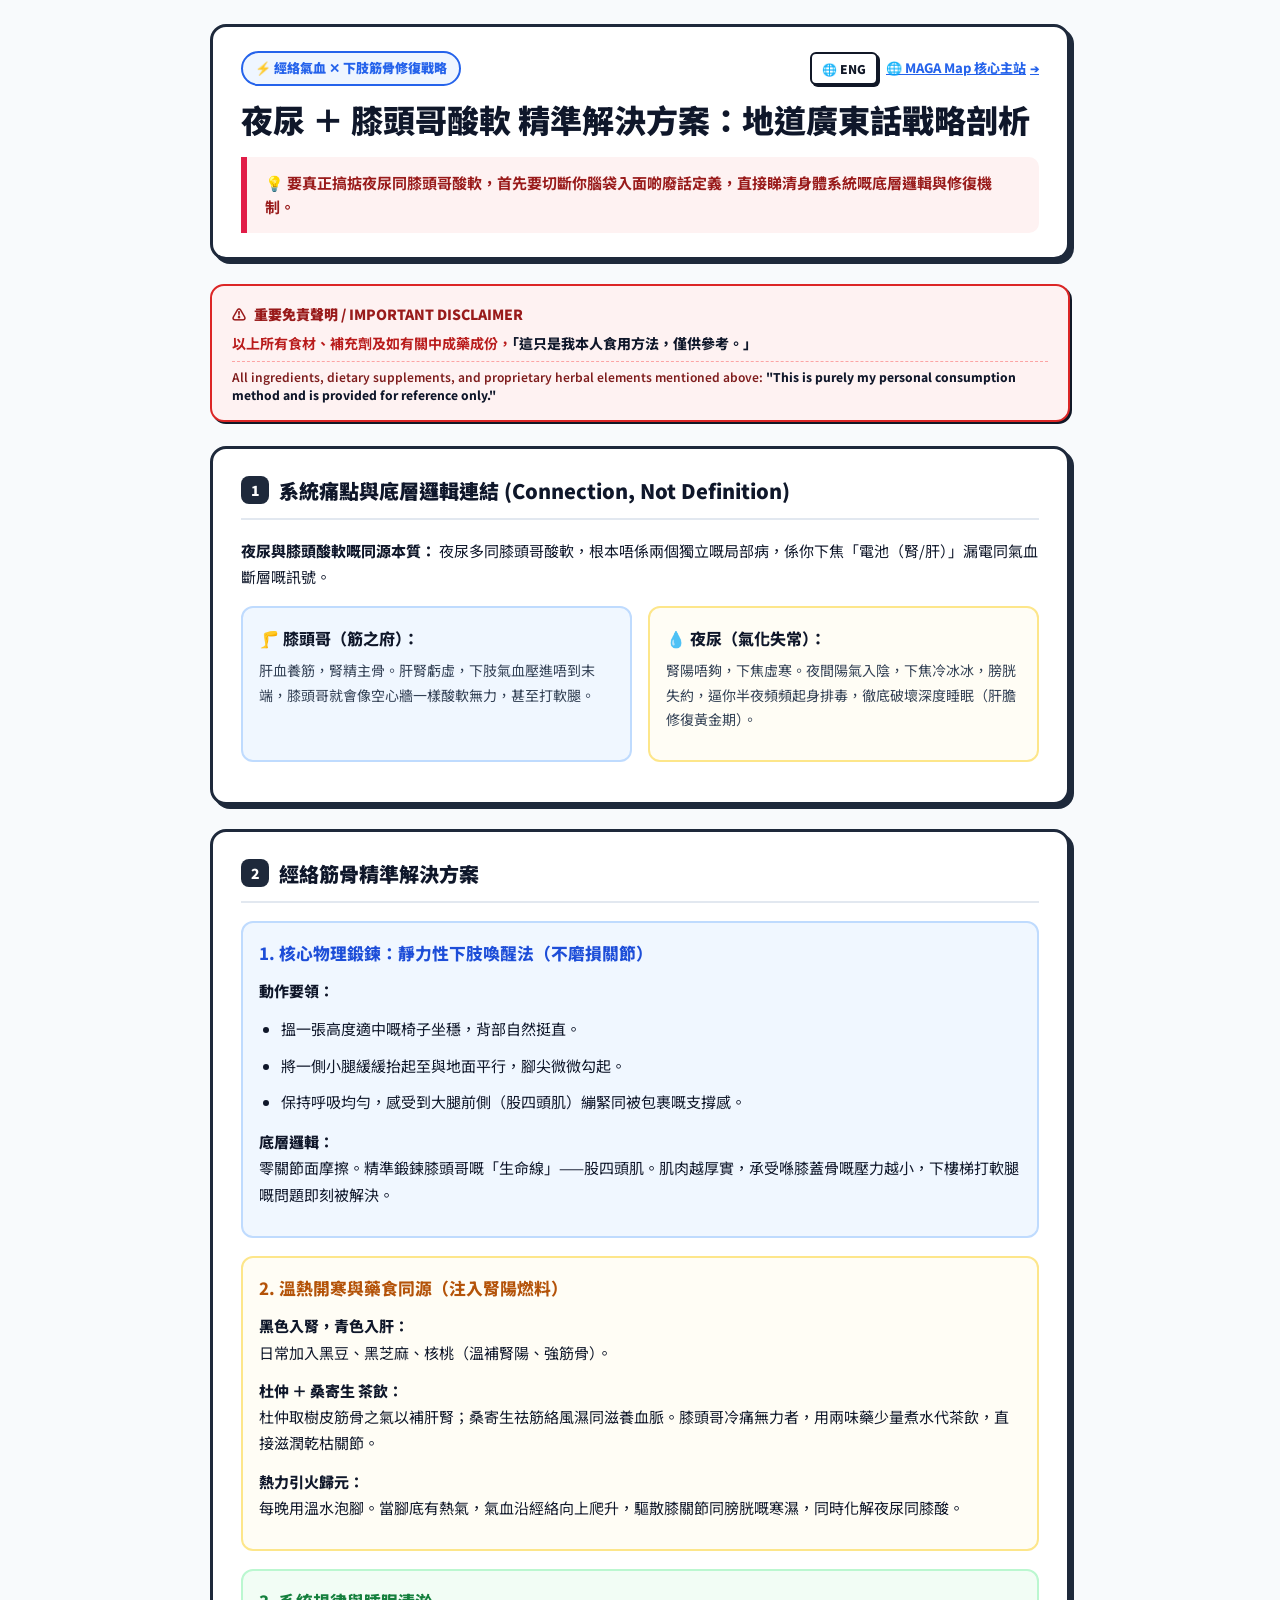
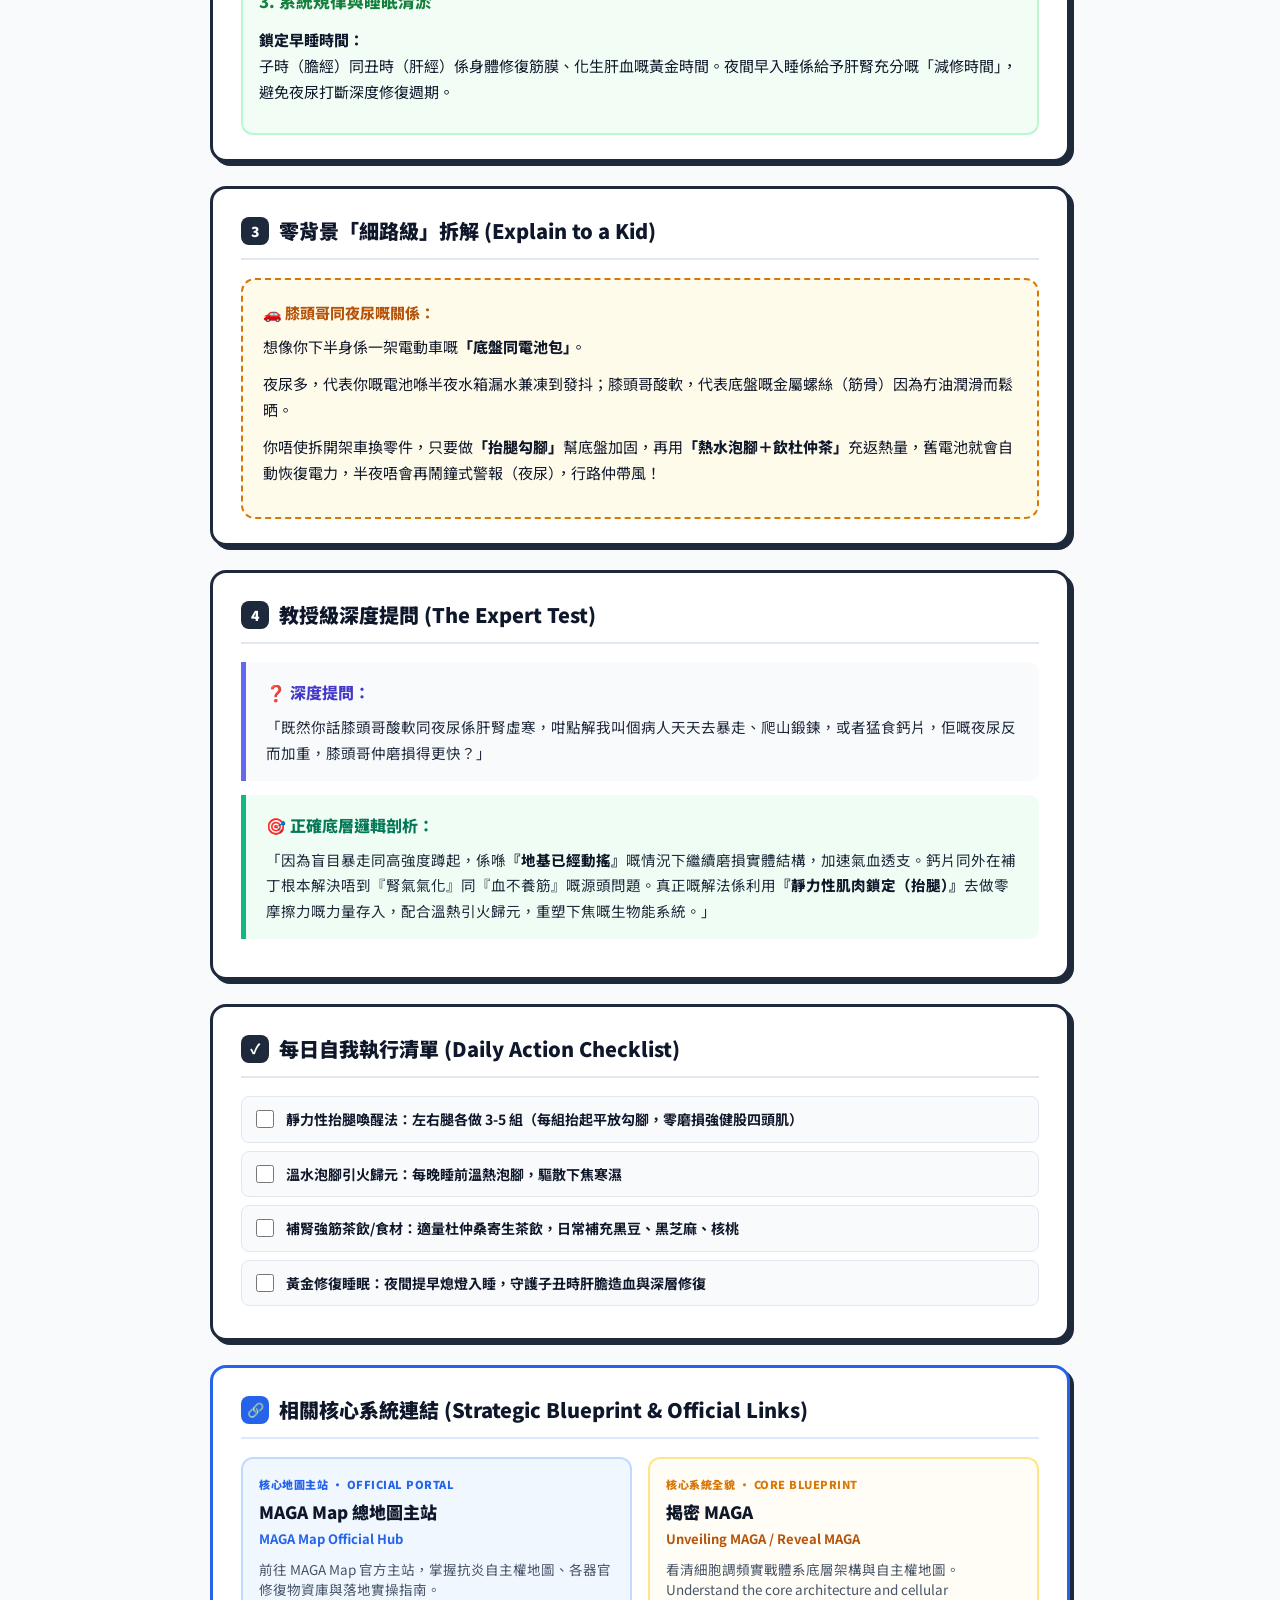
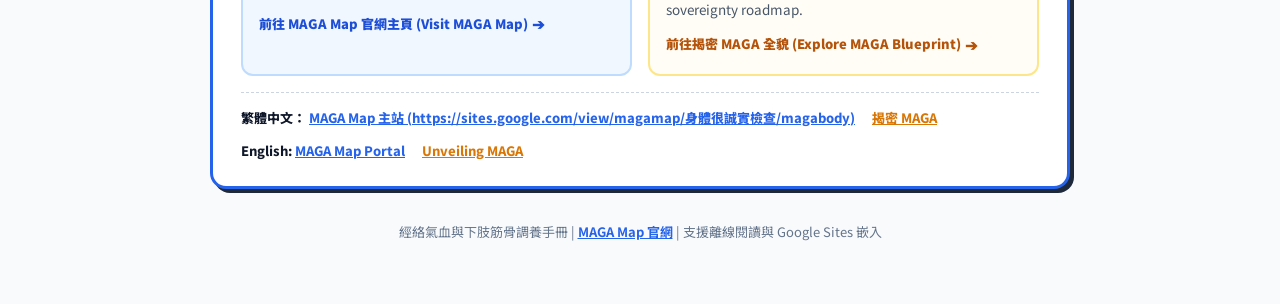
<file: public/knee-nocturia-protocol.html>
<!DOCTYPE html>
<html lang="zh-HK">
<head>
  <meta charset="UTF-8" />
  <meta name="viewport" content="width=device-width, initial-scale=1.0" />
  <title>夜尿 ＋ 膝頭哥酸軟 精準解決方案：地道廣東話戰略剖析</title>
  <link rel="preconnect" href="https://fonts.googleapis.com">
  <link rel="preconnect" href="https://fonts.gstatic.com" crossorigin>
  <link href="https://fonts.googleapis.com/css2?family=Noto+Sans+TC:wght@400;500;700;900&family=Plus+Jakarta+Sans:wght@600;800;900&display=swap" rel="stylesheet">
  <style>
    :root {
      --bg: #F8FAFC;
      --card-bg: #FFFFFF;
      --text-main: #0F172A;
      --text-muted: #475569;
      --primary: #2563EB;
      --accent: #E11D48;
      --amber: #D97706;
      --border: #1E293B;
      --shadow: 4px 4px 0px #1E293B;
    }

    * {
      box-sizing: border-box;
      margin: 0;
      padding: 0;
    }

    body {
      font-family: 'Noto Sans TC', -apple-system, BlinkMacSystemFont, "Segoe UI", Roboto, sans-serif;
      background-color: var(--bg);
      color: var(--text-main);
      line-height: 1.75;
      padding: 24px 16px 60px;
    }

    .container {
      max-width: 860px;
      margin: 0 auto;
    }

    /* Header Banner */
    .header-card {
      background: #FFFFFF;
      border: 3px solid var(--border);
      border-radius: 16px;
      padding: 24px 28px;
      box-shadow: var(--shadow);
      margin-bottom: 24px;
    }

    .tag-badge {
      display: inline-flex;
      align-items: center;
      gap: 6px;
      background: #EFF6FF;
      color: var(--primary);
      font-size: 13px;
      font-weight: 900;
      padding: 4px 12px;
      border-radius: 9999px;
      border: 2px solid var(--primary);
      margin-bottom: 12px;
    }

    h1 {
      font-size: clamp(1.4rem, 4vw, 2rem);
      font-weight: 900;
      line-height: 1.35;
      color: #0F172A;
      margin-bottom: 16px;
    }

    .core-manifesto {
      background: #FEF2F2;
      border-left: 6px solid var(--accent);
      padding: 14px 18px;
      border-radius: 0 10px 10px 0;
      font-size: 15px;
      font-weight: 700;
      color: #991B1B;
      line-height: 1.6;
    }

    /* Section Card */
    .card {
      background: var(--card-bg);
      border: 3px solid var(--border);
      border-radius: 16px;
      padding: 24px 28px;
      box-shadow: var(--shadow);
      margin-bottom: 24px;
    }

    .card-title {
      display: flex;
      align-items: center;
      gap: 10px;
      font-size: 1.25rem;
      font-weight: 900;
      color: #0F172A;
      margin-bottom: 18px;
      padding-bottom: 10px;
      border-bottom: 2px solid #E2E8F0;
    }

    .section-num {
      background: #1E293B;
      color: #FFFFFF;
      width: 28px;
      height: 28px;
      border-radius: 8px;
      display: inline-flex;
      align-items: center;
      justify-content: center;
      font-size: 14px;
      font-weight: 900;
      flex-shrink: 0;
    }

    h3 {
      font-size: 1.05rem;
      font-weight: 800;
      color: #1E293B;
      margin: 18px 0 10px;
      display: flex;
      align-items: center;
      gap: 6px;
    }

    p {
      margin-bottom: 12px;
      font-size: 15px;
      color: var(--text-main);
    }

    strong {
      color: #0F172A;
      font-weight: 800;
    }

    ul, ol {
      padding-left: 22px;
      margin-bottom: 14px;
    }

    li {
      margin-bottom: 10px;
      font-size: 15px;
    }

    /* Grid highlight boxes */
    .grid-2 {
      display: grid;
      grid-template-columns: repeat(auto-fit, minmax(280px, 1fr));
      gap: 16px;
      margin: 16px 0;
    }

    .sub-box {
      background: #F8FAFC;
      border: 2px solid #E2E8F0;
      border-radius: 12px;
      padding: 16px;
    }

    .sub-box.blue {
      border-color: #BFDBFE;
      background: #F0F7FF;
    }

    .sub-box.amber {
      border-color: #FDE68A;
      background: #FFFDF5;
    }

    .sub-box.green {
      border-color: #BBF7D0;
      background: #F2FDF5;
    }

    /* Kid friendly box */
    .kid-box {
      background: #FFFBEB;
      border: 2px dashed #D97706;
      border-radius: 14px;
      padding: 20px;
      font-size: 15px;
      line-height: 1.7;
    }

    /* QA Expert Test */
    .qa-box {
      background: #F8FAFC;
      border-left: 5px solid #6366F1;
      padding: 16px 20px;
      border-radius: 0 10px 10px 0;
      margin-bottom: 14px;
    }

    .qa-q {
      font-weight: 800;
      color: #4338CA;
      margin-bottom: 8px;
    }

    .qa-a {
      color: #1E293B;
      font-size: 14.5px;
    }

    /* Checklist */
    .checklist-item {
      display: flex;
      align-items: flex-start;
      gap: 12px;
      padding: 10px 14px;
      background: #F8FAFC;
      border: 1px solid #E2E8F0;
      border-radius: 8px;
      margin-bottom: 8px;
    }

    .checklist-item input[type="checkbox"] {
      width: 18px;
      height: 18px;
      margin-top: 3px;
      cursor: pointer;
      accent-color: #16A34A;
    }

    /* Footer */
    .footer {
      text-align: center;
      font-size: 13px;
      color: #64748B;
      margin-top: 32px;
    }

    @media print {
      body {
        background: #FFFFFF;
        padding: 0;
      }
      .card, .header-card {
        box-shadow: none;
        border: 1px solid #CBD5E1;
      }
    }
  </style>
</head>
<body>

  <div class="container">
    <!-- Header -->
    <div class="header-card">
      <div style="display: flex; justify-content: space-between; align-items: center; flex-wrap: wrap; gap: 8px; margin-bottom: 12px;">
        <div class="tag-badge" style="margin-bottom: 0;">⚡ 經絡氣血 ✕ 下肢筋骨修復戰略</div>
        <div style="display: flex; align-items: center; gap: 8px;">
          <a href="https://sites.google.com/view/magamap/home" target="_blank" rel="noopener noreferrer" style="font-size: 12px; font-weight: 900; background: #FFFFFF; border: 2px solid #111827; box-shadow: 2px 2px 0px #111827; padding: 4px 10px; border-radius: 6px; color: #111827; text-decoration: none;">
            🌐 ENG
          </a>
          <a href="https://sites.google.com/view/magamap/%E8%BA%AB%E9%AB%94%E5%BE%88%E8%AA%A0%E5%AF%A6%E6%AA%A2%E6%9F%A5/magabody" target="_blank" rel="noopener noreferrer" style="font-size: 13px; font-weight: 800; color: #2563EB; text-decoration: underline; display: inline-flex; align-items: center; gap: 4px;">
            <span>🌐 MAGA Map 核心主站</span>
            <span style="font-size: 11px;">➔</span>
          </a>
        </div>
      </div>
      <h1>夜尿 ＋ 膝頭哥酸軟 精準解決方案：地道廣東話戰略剖析</h1>
      <div class="core-manifesto">
        💡 要真正搞掂夜尿同膝頭哥酸軟，首先要切斷你腦袋入面啲廢話定義，直接睇清身體系統嘅底層邏輯與修復機制。
      </div>
    </div>

    <!-- 重要免責聲明 / Important Disclaimer -->
    <div style="background: #FEF2F2; border: 2.5px solid #DC2626; border-radius: 14px; padding: 16px 20px; margin-bottom: 24px; box-shadow: 2px 2px 0px #111827;">
      <div style="font-weight: 900; color: #991B1B; font-size: 14px; margin-bottom: 6px; display: flex; align-items: center; gap: 8px; text-transform: uppercase;">
        <span>⚠️</span>
        <span>重要免責聲明 / Important Disclaimer</span>
      </div>
      <div style="font-size: 14px; font-weight: 700; color: #B91C1C; line-height: 1.6;">
        以上所有食材、補充劑及如有關中成藥成份，<strong>「這只是我本人食用方法，僅供參考。」</strong>
      </div>
      <div style="font-size: 12px; font-weight: 600; color: #7F1D1D; line-height: 1.5; margin-top: 6px; border-top: 1px dashed #FCA5A5; padding-top: 6px;">
        All ingredients, dietary supplements, and proprietary herbal elements mentioned above: <strong>"This is purely my personal consumption method and is provided for reference only."</strong>
      </div>
    </div>

    <!-- Section 1 -->
    <div class="card">
      <div class="card-title">
        <span class="section-num">1</span>
        <span>系統痛點與底層邏輯連結 (Connection, Not Definition)</span>
      </div>

      <p><strong>夜尿與膝頭酸軟嘅同源本質：</strong> 夜尿多同膝頭哥酸軟，根本唔係兩個獨立嘅局部病，係你下焦「電池（腎/肝）」漏電同氣血斷層嘅訊號。</p>

      <div class="grid-2">
        <div class="sub-box blue">
          <strong>🦵 膝頭哥（筋之府）：</strong>
          <p style="margin-top:6px; font-size:14px; color:#334155;">肝血養筋，腎精主骨。肝腎虧虛，下肢氣血壓進唔到末端，膝頭哥就會像空心牆一樣酸軟無力，甚至打軟腿。</p>
        </div>
        <div class="sub-box amber">
          <strong>💧 夜尿（氣化失常）：</strong>
          <p style="margin-top:6px; font-size:14px; color:#334155;">腎陽唔夠，下焦虛寒。夜間陽氣入陰，下焦冷冰冰，膀胱失約，逼你半夜頻頻起身排毒，徹底破壞深度睡眠（肝膽修復黃金期）。</p>
        </div>
      </div>
    </div>

    <!-- Section 2 -->
    <div class="card">
      <div class="card-title">
        <span class="section-num">2</span>
        <span>經絡筋骨精準解決方案</span>
      </div>

      <!-- Part 1 -->
      <div class="sub-box blue" style="margin-bottom:18px;">
        <h3 style="margin-top:0; color:#1D4ED8;">1. 核心物理鍛鍊：靜力性下肢喚醒法（不磨損關節）</h3>
        <p><strong>動作要領：</strong></p>
        <ul>
          <li>搵一張高度適中嘅椅子坐穩，背部自然挺直。</li>
          <li>將一側小腿緩緩抬起至與地面平行，腳尖微微勾起。</li>
          <li>保持呼吸均勻，感受到大腿前側（股四頭肌）繃緊同被包裹嘅支撐感。</li>
        </ul>
        <p><strong>底層邏輯：</strong><br>
        零關節面摩擦。精準鍛鍊膝頭哥嘅「生命線」——股四頭肌。肌肉越厚實，承受喺膝蓋骨嘅壓力越小，下樓梯打軟腿嘅問題即刻被解決。</p>
      </div>

      <!-- Part 2 -->
      <div class="sub-box amber" style="margin-bottom:18px;">
        <h3 style="margin-top:0; color:#B45309;">2. 溫熱開寒與藥食同源（注入腎陽燃料）</h3>
        <p><strong>黑色入腎，青色入肝：</strong><br>
        日常加入黑豆、黑芝麻、核桃（溫補腎陽、強筋骨）。</p>
        
        <p><strong>杜仲 ＋ 桑寄生 茶飲：</strong><br>
        杜仲取樹皮筋骨之氣以補肝腎；桑寄生祛筋絡風濕同滋養血脈。膝頭哥冷痛無力者，用兩味藥少量煮水代茶飲，直接滋潤乾枯關節。</p>
        
        <p><strong>熱力引火歸元：</strong><br>
        每晚用溫水泡腳。當腳底有熱氣，氣血沿經絡向上爬升，驅散膝關節同膀胱嘅寒濕，同時化解夜尿同膝酸。</p>
      </div>

      <!-- Part 3 -->
      <div class="sub-box green">
        <h3 style="margin-top:0; color:#15803D;">3. 系統規律與睡眠清淤</h3>
        <p><strong>鎖定早睡時間：</strong><br>
        子時（膽經）同丑時（肝經）係身體修復筋膜、化生肝血嘅黃金時間。夜間早入睡係給予肝腎充分嘅「減修時間」，避免夜尿打斷深度修復週期。</p>
      </div>
    </div>

    <!-- Section 3 -->
    <div class="card">
      <div class="card-title">
        <span class="section-num">3</span>
        <span>零背景「細路級」拆解 (Explain to a Kid)</span>
      </div>

      <div class="kid-box">
        <p style="font-weight:800; color:#B45309; margin-bottom:8px;">🚗 膝頭哥同夜尿嘅關係：</p>
        <p>想像你下半身係一架電動車嘅<strong>「底盤同電池包」</strong>。</p>
        <p>夜尿多，代表你嘅電池喺半夜水箱漏水兼凍到發抖；膝頭哥酸軟，代表底盤嘅金屬螺絲（筋骨）因為冇油潤滑而鬆晒。</p>
        <p>你唔使拆開架車換零件，只要做<strong>「抬腿勾腳」</strong>幫底盤加固，再用<strong>「熱水泡腳＋飲杜仲茶」</strong>充返熱量，舊電池就會自動恢復電力，半夜唔會再鬧鐘式警報（夜尿），行路仲帶風！</p>
      </div>
    </div>

    <!-- Section 4 -->
    <div class="card">
      <div class="card-title">
        <span class="section-num">4</span>
        <span>教授級深度提問 (The Expert Test)</span>
      </div>

      <div class="qa-box">
        <div class="qa-q">❓ 深度提問：</div>
        <div class="qa-a">
          「既然你話膝頭哥酸軟同夜尿係肝腎虛寒，咁點解我叫個病人天天去暴走、爬山鍛鍊，或者猛食鈣片，佢嘅夜尿反而加重，膝頭哥仲磨損得更快？」
        </div>
      </div>

      <div class="qa-box" style="border-left-color:#10B981; background:#F0FDF4;">
        <div class="qa-q" style="color:#047857;">🎯 正確底層邏輯剖析：</div>
        <div class="qa-a">
          「因為盲目暴走同高強度蹲起，係喺<strong>『地基已經動搖』</strong>嘅情況下繼續磨損實體結構，加速氣血透支。鈣片同外在補丁根本解決唔到『腎氣氣化』同『血不養筋』嘅源頭問題。真正嘅解法係利用<strong>『靜力性肌肉鎖定（抬腿）』</strong>去做零摩擦力嘅力量存入，配合溫熱引火歸元，重塑下焦嘅生物能系統。」
        </div>
      </div>
    </div>

    <!-- Interactive Daily Checklist -->
    <div class="card">
      <div class="card-title">
        <span class="section-num">✓</span>
        <span>每日自我執行清單 (Daily Action Checklist)</span>
      </div>
      <div class="checklist-item">
        <input type="checkbox" id="c1" />
        <label for="c1" style="font-size:14px; font-weight:700; cursor:pointer;">
          靜力性抬腿喚醒法：左右腿各做 3-5 組（每組抬起平放勾腳，零磨損強健股四頭肌）
        </label>
      </div>
      <div class="checklist-item">
        <input type="checkbox" id="c2" />
        <label for="c2" style="font-size:14px; font-weight:700; cursor:pointer;">
          溫水泡腳引火歸元：每晚睡前溫熱泡腳，驅散下焦寒濕
        </label>
      </div>
      <div class="checklist-item">
        <input type="checkbox" id="c3" />
        <label for="c3" style="font-size:14px; font-weight:700; cursor:pointer;">
          補腎強筋茶飲/食材：適量杜仲桑寄生茶飲，日常補充黑豆、黑芝麻、核桃
        </label>
      </div>
      <div class="checklist-item">
        <input type="checkbox" id="c4" />
        <label for="c4" style="font-size:14px; font-weight:700; cursor:pointer;">
          黃金修復睡眠：夜間提早熄燈入睡，守護子丑時肝膽造血與深層修復
        </label>
      </div>
    </div>

    <!-- Related Strategic Hyperlinks / 專屬核心連結 (Bilingual) -->
    <div class="card" style="border-color: #2563EB; background: #FFFFFF;">
      <div class="card-title" style="border-bottom-color: #DBEAFE;">
        <span class="section-num" style="background: #2563EB;">🔗</span>
        <span>相關核心系統連結 (Strategic Blueprint &amp; Official Links)</span>
      </div>

      <div class="grid-2">
        <!-- MAGA Map 官方主站 -->
        <a href="https://sites.google.com/view/magamap/%E8%BA%AB%E9%AB%94%E5%BE%88%E8%AA%A0%E5%AF%A6%E6%AA%A2%E6%9F%A5/magabody" target="_blank" rel="noopener noreferrer" style="text-decoration: none; color: inherit; display: block;">
          <div class="sub-box blue" style="height: 100%; transition: all 0.2s ease; cursor: pointer; border-width: 2px;">
            <div style="font-size: 11px; font-weight: 900; color: #2563EB; text-transform: uppercase; margin-bottom: 6px; letter-spacing: 0.5px;">
              核心地圖主站 · Official Portal
            </div>
            <div style="font-size: 17px; font-weight: 900; color: #0F172A; margin-bottom: 4px; line-height: 1.4;">
              MAGA Map 總地圖主站
            </div>
            <div style="font-size: 13px; font-weight: 700; color: #2563EB; margin-bottom: 8px;">
              MAGA Map Official Hub
            </div>
            <p style="font-size: 13.5px; color: #475569; margin-bottom: 12px; line-height: 1.5;">
              前往 MAGA Map 官方主站，掌握抗炎自主權地圖、各器官修復物資庫與落地實操指南。
            </p>
            <div style="font-size: 13px; font-weight: 900; color: #1D4ED8; display: flex; align-items: center; gap: 4px;">
              <span>前往 MAGA Map 官網主頁 (Visit MAGA Map)</span>
              <span style="font-size: 15px;">➔</span>
            </div>
          </div>
        </a>

        <!-- 揭密 MAGA -->
        <a href="https://sites.google.com/view/magamap/%E6%8F%AD%E5%AF%86-maga" target="_blank" rel="noopener noreferrer" style="text-decoration: none; color: inherit; display: block;">
          <div class="sub-box amber" style="height: 100%; transition: all 0.2s ease; cursor: pointer; border-width: 2px;">
            <div style="font-size: 11px; font-weight: 900; color: #D97706; text-transform: uppercase; margin-bottom: 6px; letter-spacing: 0.5px;">
              核心系統全貌 · Core Blueprint
            </div>
            <div style="font-size: 17px; font-weight: 900; color: #0F172A; margin-bottom: 4px; line-height: 1.4;">
              揭密 MAGA
            </div>
            <div style="font-size: 13px; font-weight: 700; color: #B45309; margin-bottom: 8px;">
              Unveiling MAGA / Reveal MAGA
            </div>
            <p style="font-size: 13.5px; color: #475569; margin-bottom: 12px; line-height: 1.5;">
              看清細胞調頻實戰體系底層架構與自主權地圖。Understand the core architecture and cellular sovereignty roadmap.
            </p>
            <div style="font-size: 13px; font-weight: 900; color: #B45309; display: flex; align-items: center; gap: 4px;">
              <span>前往揭密 MAGA 全貌 (Explore MAGA Blueprint)</span>
              <span style="font-size: 15px;">➔</span>
            </div>
          </div>
        </a>
      </div>

      <!-- Text Hyperlinks Row -->
      <div style="margin-top: 16px; padding-top: 14px; border-top: 1px dashed #CBD5E1; font-size: 13px; display: flex; flex-wrap: wrap; justify-content: space-between; gap: 10px; color: #64748B;">
        <div>
          <span style="font-weight: 800; color: #0F172A;">繁體中文：</span>
          <a href="https://sites.google.com/view/magamap/%E8%BA%AB%E9%AB%94%E5%BE%88%E8%AA%A0%E5%AF%A6%E6%AA%A2%E6%9F%A5/magabody" target="_blank" rel="noopener noreferrer" style="color: #2563EB; font-weight: 800; text-decoration: underline; margin-right: 14px;">MAGA Map 主站 (https://sites.google.com/view/magamap/身體很誠實檢查/magabody)</a>
          <a href="https://sites.google.com/view/magamap/%E6%8F%AD%E5%AF%86-maga" target="_blank" rel="noopener noreferrer" style="color: #D97706; font-weight: 800; text-decoration: underline;">揭密 MAGA</a>
        </div>
        <div>
          <span style="font-weight: 800; color: #0F172A;">English:</span>
          <a href="https://sites.google.com/view/magamap/%E8%BA%AB%E9%AB%94%E5%BE%88%E8%AA%A0%E5%AF%A6%E6%AA%A2%E6%9F%A5/magabody" target="_blank" rel="noopener noreferrer" style="color: #2563EB; font-weight: 800; text-decoration: underline; margin-right: 14px;">MAGA Map Portal</a>
          <a href="https://sites.google.com/view/magamap/%E6%8F%AD%E5%AF%86-maga" target="_blank" rel="noopener noreferrer" style="color: #D97706; font-weight: 800; text-decoration: underline;">Unveiling MAGA</a>
        </div>
      </div>
    </div>

    <!-- Footer -->
    <div class="footer">
      經絡氣血與下肢筋骨調養手冊 | 
      <a href="https://sites.google.com/view/magamap/%E8%BA%AB%E9%AB%94%E5%BE%88%E8%AA%A0%E5%AF%A6%E6%AA%A2%E6%9F%A5/magabody" target="_blank" rel="noopener noreferrer" style="color: #2563EB; font-weight: 700; text-decoration: underline;">MAGA Map 官網</a>
      | 支援離線閱讀與 Google Sites 嵌入
    </div>
  </div>

</body>
</html>
</file>
